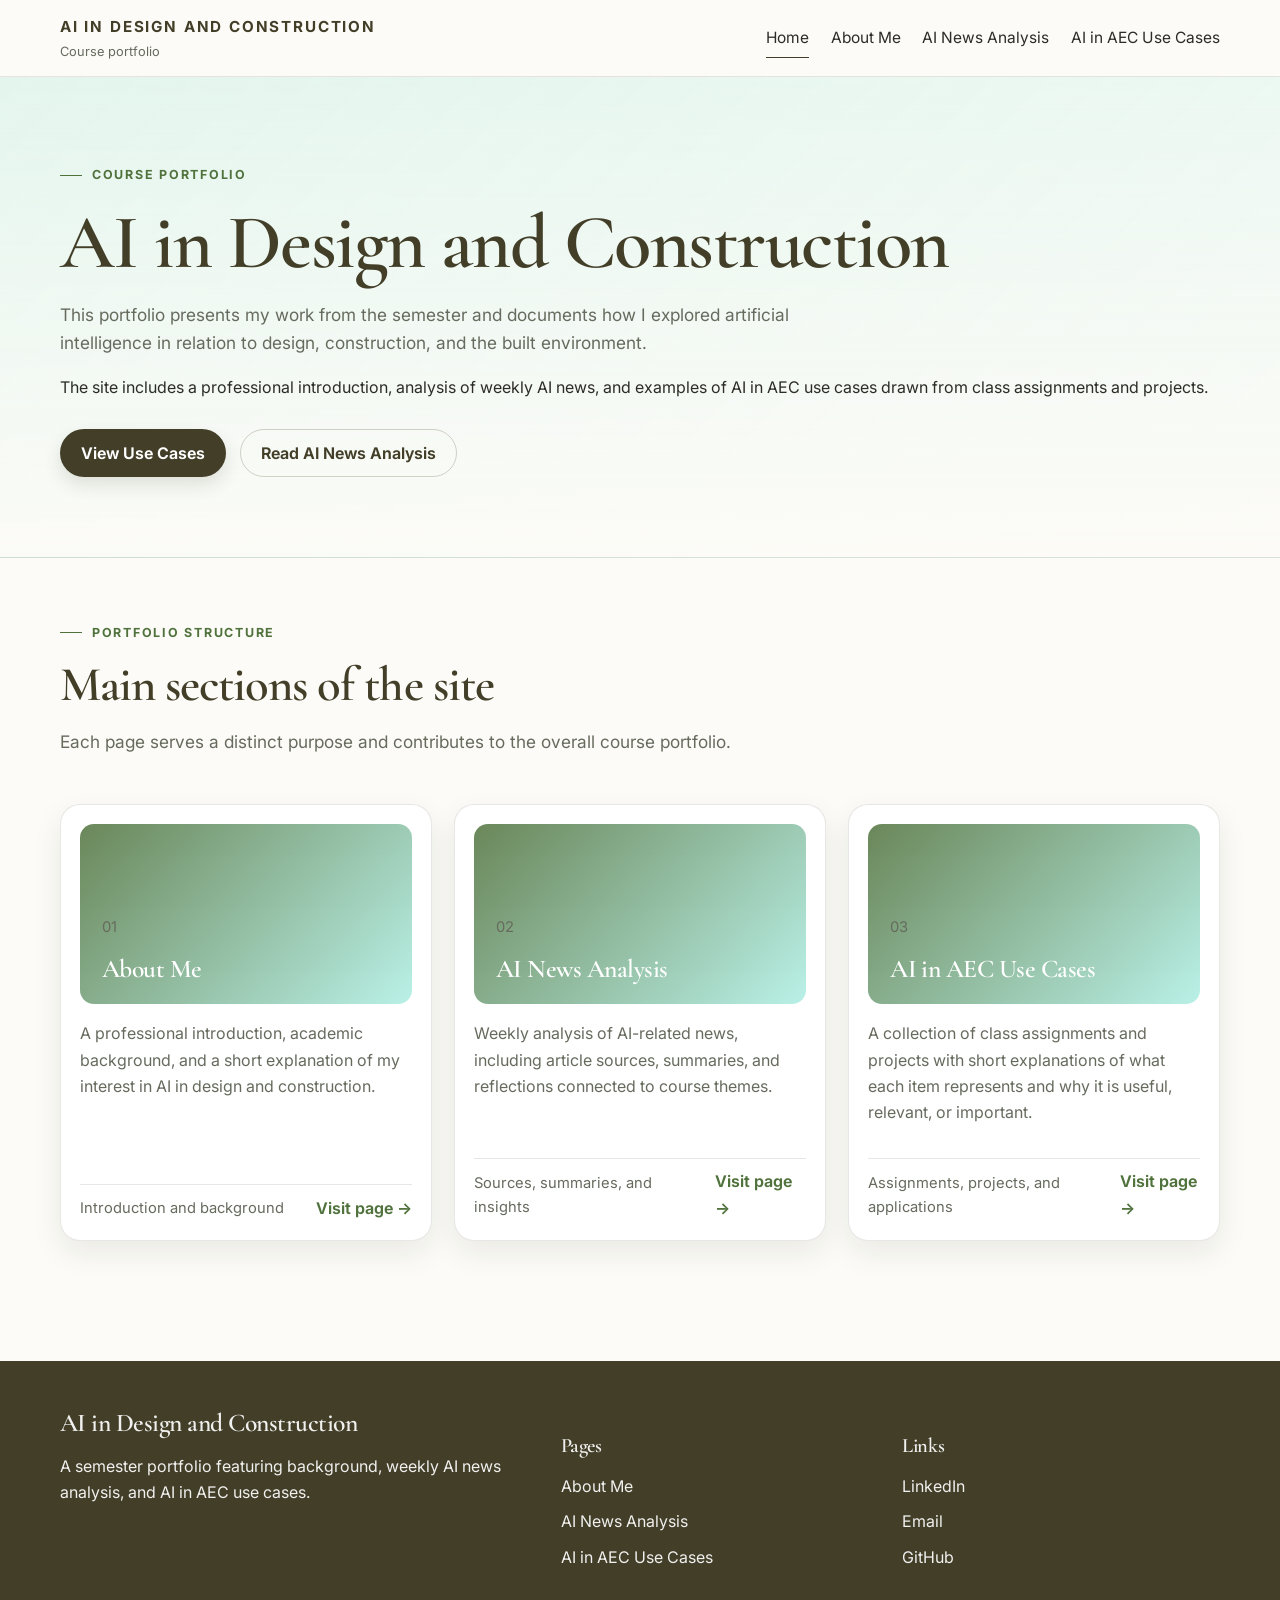
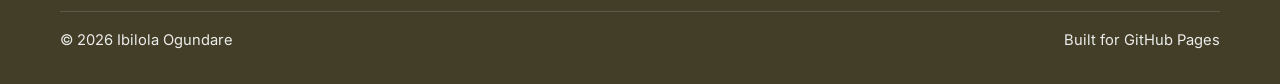
<file: index.html>
<!DOCTYPE html>
<html lang="en">
<head>
  <meta charset="UTF-8">
  <meta name="viewport" content="width=device-width, initial-scale=1.0">
  <meta name="description" content="Course portfolio for AI in Design and Construction, including weekly AI news analysis and AI in AEC use cases.">
  <title>Home | AI in Design and Construction</title>
  <link rel="preconnect" href="https://fonts.googleapis.com">
  <link rel="preconnect" href="https://fonts.gstatic.com" crossorigin>
  <link href="https://fonts.googleapis.com/css2?family=Cormorant+Garamond:wght@500;600;700&family=Inter:wght@400;500;600;700&display=swap" rel="stylesheet">
  <link rel="stylesheet" href="styles.css">
</head>

<body>
  <header class="site-header">
    <nav class="navbar">
      <a class="brand" href="index.html">
        <span class="brand__name">AI in Design and Construction</span>
        <span class="brand__subtext">Course portfolio</span>
      </a>

      <button class="nav-toggle" type="button" aria-label="Toggle navigation" aria-expanded="false">☰</button>

      <div class="nav-links">
        <a href="index.html" aria-current="page">Home</a>
        <a href="about.html">About Me</a>
        <a href="articles.html">AI News Analysis</a>
        <a href="projects.html">AI in AEC Use Cases</a>
      </div>
    </nav>
  </header>

  <main>
    <section class="page-hero section">
      <div class="container page-hero__grid" style="grid-template-columns: 1fr;">
        <div>
          <span class="eyebrow">Course Portfolio</span>
          <h1>AI in Design and Construction</h1>
          <p class="lead">
            This portfolio presents my work from the semester and documents how I explored artificial intelligence in relation to design, construction, and the built environment.
          </p>
          <p>
            The site includes a professional introduction, analysis of weekly AI news, and examples of AI in AEC use cases drawn from class assignments and projects.
          </p>

          <div class="hero__actions">
            <a class="button" href="projects.html">View Use Cases</a>
            <a class="button-outline" href="articles.html">Read AI News Analysis</a>
          </div>
        </div>
      </div>
    </section>

    <section class="section section--tight">
      <div class="container section-header">
        <div>
          <span class="eyebrow">Portfolio Structure</span>
          <h2>Main sections of the site</h2>
          <p class="lead">
            Each page serves a distinct purpose and contributes to the overall course portfolio.
          </p>
        </div>
      </div>

      <div class="container grid-3">
        <article class="article-card">
          <div class="article-card__thumb">
            <div class="thumb-content">
              <p class="small">01</p>
              <h3>About Me</h3>
            </div>
          </div>

          <p>
            A professional introduction, academic background, and a short explanation of my interest in AI in design and construction.
          </p>

          <div class="project-card__footer">
            <span class="small muted">Introduction and background</span>
            <a class="arrow-link" href="about.html">Visit page →</a>
          </div>
        </article>

        <article class="article-card">
          <div class="article-card__thumb">
            <div class="thumb-content">
              <p class="small">02</p>
              <h3>AI News Analysis</h3>
            </div>
          </div>

          <p>
            Weekly analysis of AI-related news, including article sources, summaries, and reflections connected to course themes.
          </p>

          <div class="project-card__footer">
            <span class="small muted">Sources, summaries, and insights</span>
            <a class="arrow-link" href="articles.html">Visit page →</a>
          </div>
        </article>

        <article class="article-card">
          <div class="article-card__thumb">
            <div class="thumb-content">
              <p class="small">03</p>
              <h3>AI in AEC Use Cases</h3>
            </div>
          </div>

          <p>
            A collection of class assignments and projects with short explanations of what each item represents and why it is useful, relevant, or important.
          </p>

          <div class="project-card__footer">
            <span class="small muted">Assignments, projects, and applications</span>
            <a class="arrow-link" href="projects.html">Visit page →</a>
          </div>
        </article>
      </div>
    </section>
  </main>

  <footer class="site-footer">
    <div class="container footer-grid">
      <div>
        <h3>AI in Design and Construction</h3>
        <p>A semester portfolio featuring background, weekly AI news analysis, and AI in AEC use cases.</p>
      </div>

      <div>
        <h4>Pages</h4>
        <ul class="footer-list">
          <li><a href="about.html">About Me</a></li>
          <li><a href="articles.html">AI News Analysis</a></li>
          <li><a href="projects.html">AI in AEC Use Cases</a></li>
        </ul>
      </div>

      <div>
        <h4>Links</h4>
        <ul class="footer-list">
          <li><a href="http://www.linkedin.com/in/ibilola-ogundare" target="_blank">LinkedIn</a></li>
          <li><a href="mailto:ibilola_ogundare@ku.edu">Email</a></li>
          <li><a href="https://github.com/Ibilola-KU/Portfolio" target="_blank">GitHub</a></li>
        </ul>
      </div>
    </div>

    <div class="container footer-bottom">
      <span>© 2026 Ibilola Ogundare</span>
      <span>Built for GitHub Pages</span>
    </div>
  </footer>

  <script src="script.js"></script>
</body>
</html>
</file>
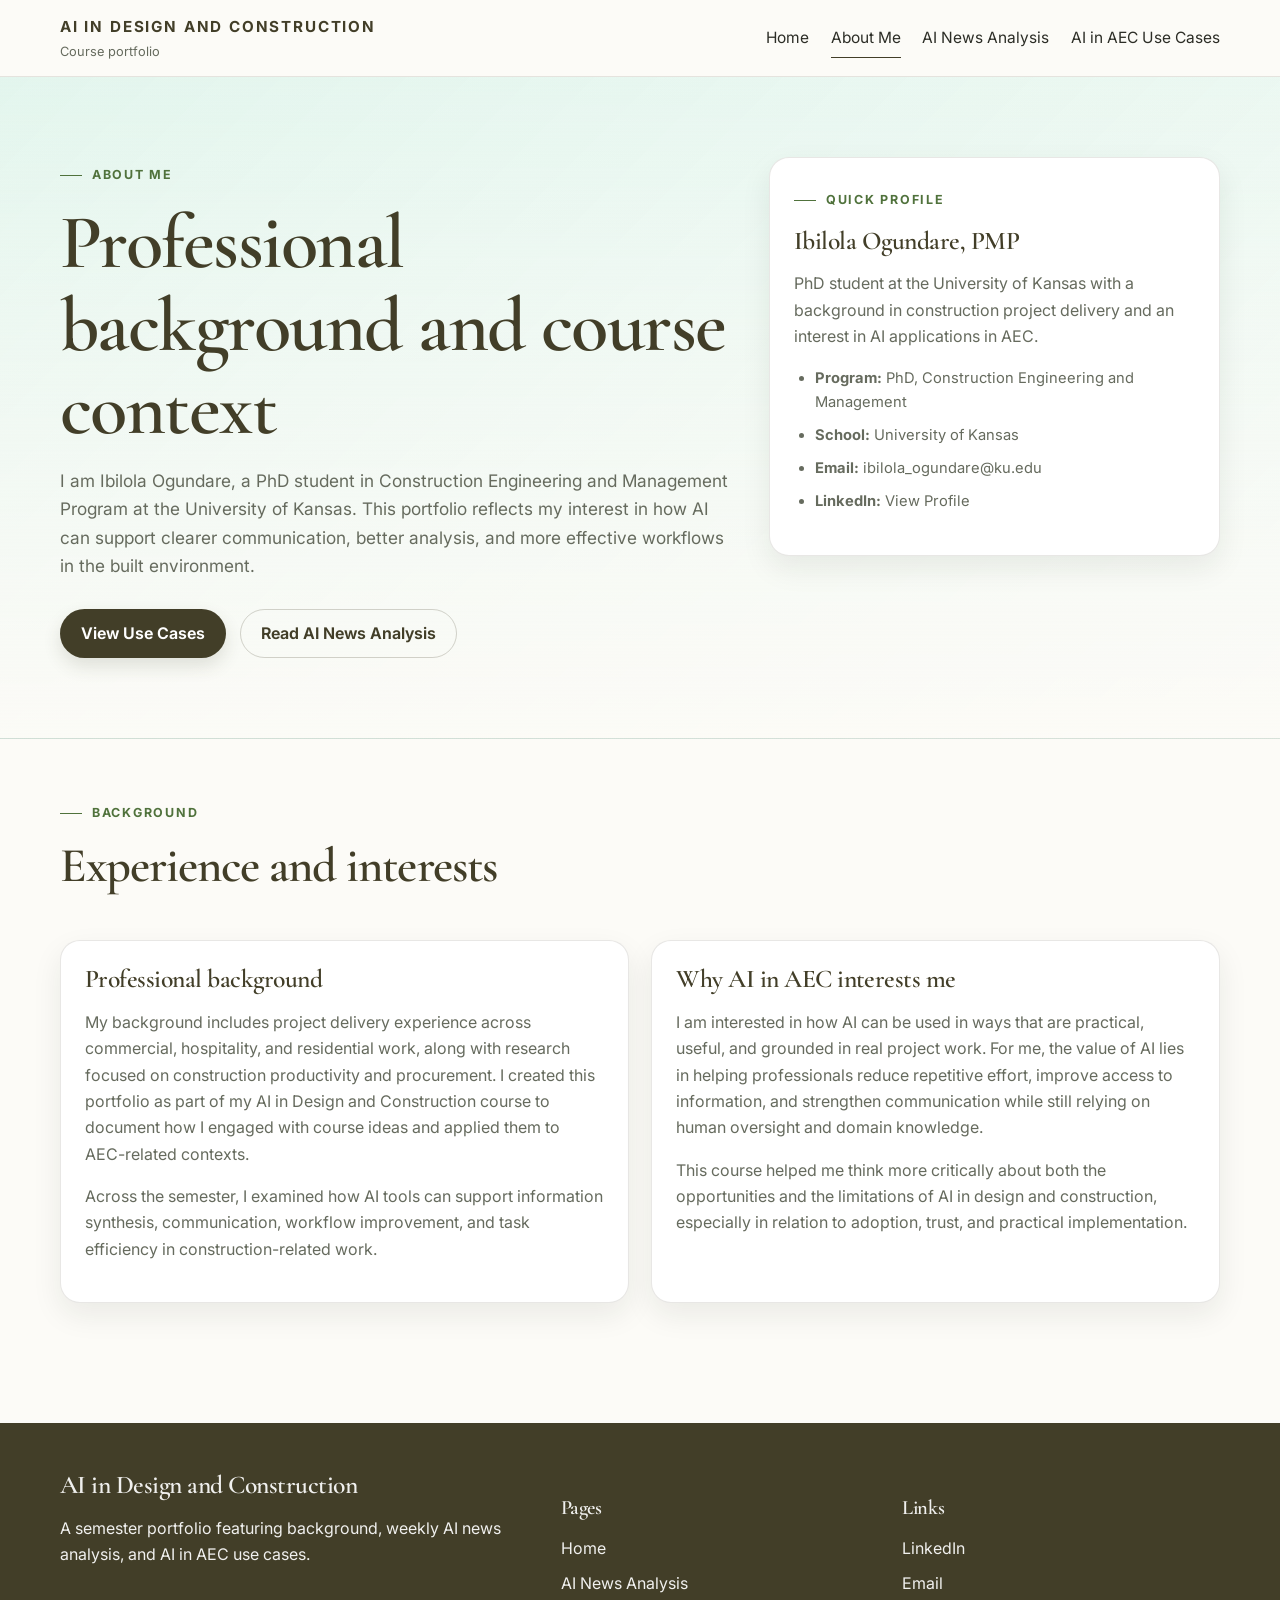
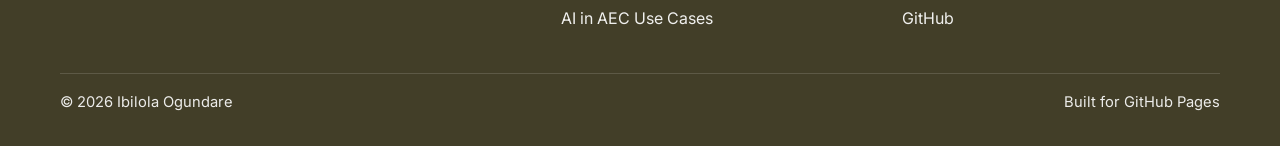
<file: about.html>
<!DOCTYPE html>
<html lang="en">
<head>
  <meta charset="UTF-8">
  <meta name="viewport" content="width=device-width, initial-scale=1.0">
  <meta name="description" content="About page for an AI in Design and Construction course portfolio.">
  <title>About Me | AI in Design and Construction</title>
  <link rel="preconnect" href="https://fonts.googleapis.com">
  <link rel="preconnect" href="https://fonts.gstatic.com" crossorigin>
  <link href="https://fonts.googleapis.com/css2?family=Cormorant+Garamond:wght@500;600;700&family=Inter:wght@400;500;600;700&display=swap" rel="stylesheet">
  <link rel="stylesheet" href="styles.css">
</head>
<body>
  <header class="site-header">
    <nav class="navbar">
      <a class="brand" href="index.html">
        <span class="brand__name">AI in Design and Construction</span>
        <span class="brand__subtext">Course portfolio</span>
      </a>

      <button class="nav-toggle" type="button" aria-label="Toggle navigation" aria-expanded="false">☰</button>

      <div class="nav-links">
        <a href="index.html">Home</a>
        <a href="about.html" aria-current="page">About Me</a>
        <a href="articles.html">AI News Analysis</a>
        <a href="projects.html">AI in AEC Use Cases</a>
      </div>
    </nav>
  </header>

  <main>
    <section class="page-hero section">
      <div class="container page-hero__grid">
        <div>
          <span class="eyebrow">About Me</span>
          <h1>Professional background and course context</h1>
          <p class="lead">
            I am Ibilola Ogundare, a PhD student in Construction Engineering and Management Program at the University of Kansas. This portfolio reflects my interest in how AI can support clearer communication, better analysis, and more effective workflows in the built environment.
          </p>

          <div class="hero__actions">
            <a class="button" href="projects.html">View Use Cases</a>
            <a class="button-outline" href="articles.html">Read AI News Analysis</a>
          </div>
        </div>

        <aside class="panel">
          <span class="eyebrow">Quick Profile</span>
          <h3>Ibilola Ogundare, PMP</h3>
          <p>
            PhD student at the University of Kansas with a background in construction project delivery and an interest in AI applications in AEC.
          </p>
          <ul class="small muted" style="margin-top: 1rem;">
            <li><strong>Program:</strong> PhD, Construction Engineering and Management</li>
            <li><strong>School:</strong> University of Kansas</li>
            <li><strong>Email:</strong> <a href="mailto:ibilola_ogundare@ku.edu">ibilola_ogundare@ku.edu</a></li>
            <li><strong>LinkedIn:</strong> <a href="http://www.linkedin.com/in/ibilola-ogundare" target="_blank">View Profile</a></li>
          </ul>
        </aside>
      </div>
    </section>

    <section class="section section--tight">
      <div class="container section-header">
        <div>
          <span class="eyebrow">Background</span>
          <h2>Experience and interests</h2>
        </div>
      </div>

      <div class="container grid-2">
        <article class="panel">
          <h3>Professional background</h3>
          <p>
            My background includes project delivery experience across commercial, hospitality, and residential work, along with research focused on construction productivity and procurement. I created this portfolio as part of my AI in Design and Construction course to document how I engaged with course ideas and applied them to AEC-related contexts.
          </p>
          <p>
            Across the semester, I examined how AI tools can support information synthesis, communication, workflow improvement, and task efficiency in construction-related work.
          </p>
        </article>

        <article class="panel">
          <h3>Why AI in AEC interests me</h3>
          <p>
            I am interested in how AI can be used in ways that are practical, useful, and grounded in real project work. For me, the value of AI lies in helping professionals reduce repetitive effort, improve access to information, and strengthen communication while still relying on human oversight and domain knowledge.
          </p>
          <p>
            This course helped me think more critically about both the opportunities and the limitations of AI in design and construction, especially in relation to adoption, trust, and practical implementation.
          </p>
        </article>
      </div>
    </section>
  </main>

  <footer class="site-footer">
    <div class="container footer-grid">
      <div>
        <h3>AI in Design and Construction</h3>
        <p>A semester portfolio featuring background, weekly AI news analysis, and AI in AEC use cases.</p>
      </div>

      <div>
        <h4>Pages</h4>
        <ul class="footer-list">
          <li><a href="index.html">Home</a></li>
          <li><a href="articles.html">AI News Analysis</a></li>
          <li><a href="projects.html">AI in AEC Use Cases</a></li>
        </ul>
      </div>

      <div>
        <h4>Links</h4>
        <ul class="footer-list">
          <li><a href="http://www.linkedin.com/in/ibilola-ogundare" target="_blank">LinkedIn</a></li>
          <li><a href="mailto:ibilola_ogundare@ku.edu">Email</a></li>
          <li><a href="#">GitHub</a></li>
        </ul>
      </div>
    </div>

    <div class="container footer-bottom">
      <span>© 2026 Ibilola Ogundare</span>
      <span>Built for GitHub Pages</span>
    </div>
  </footer>

  <script src="script.js"></script>
</body>
</html>
</file>
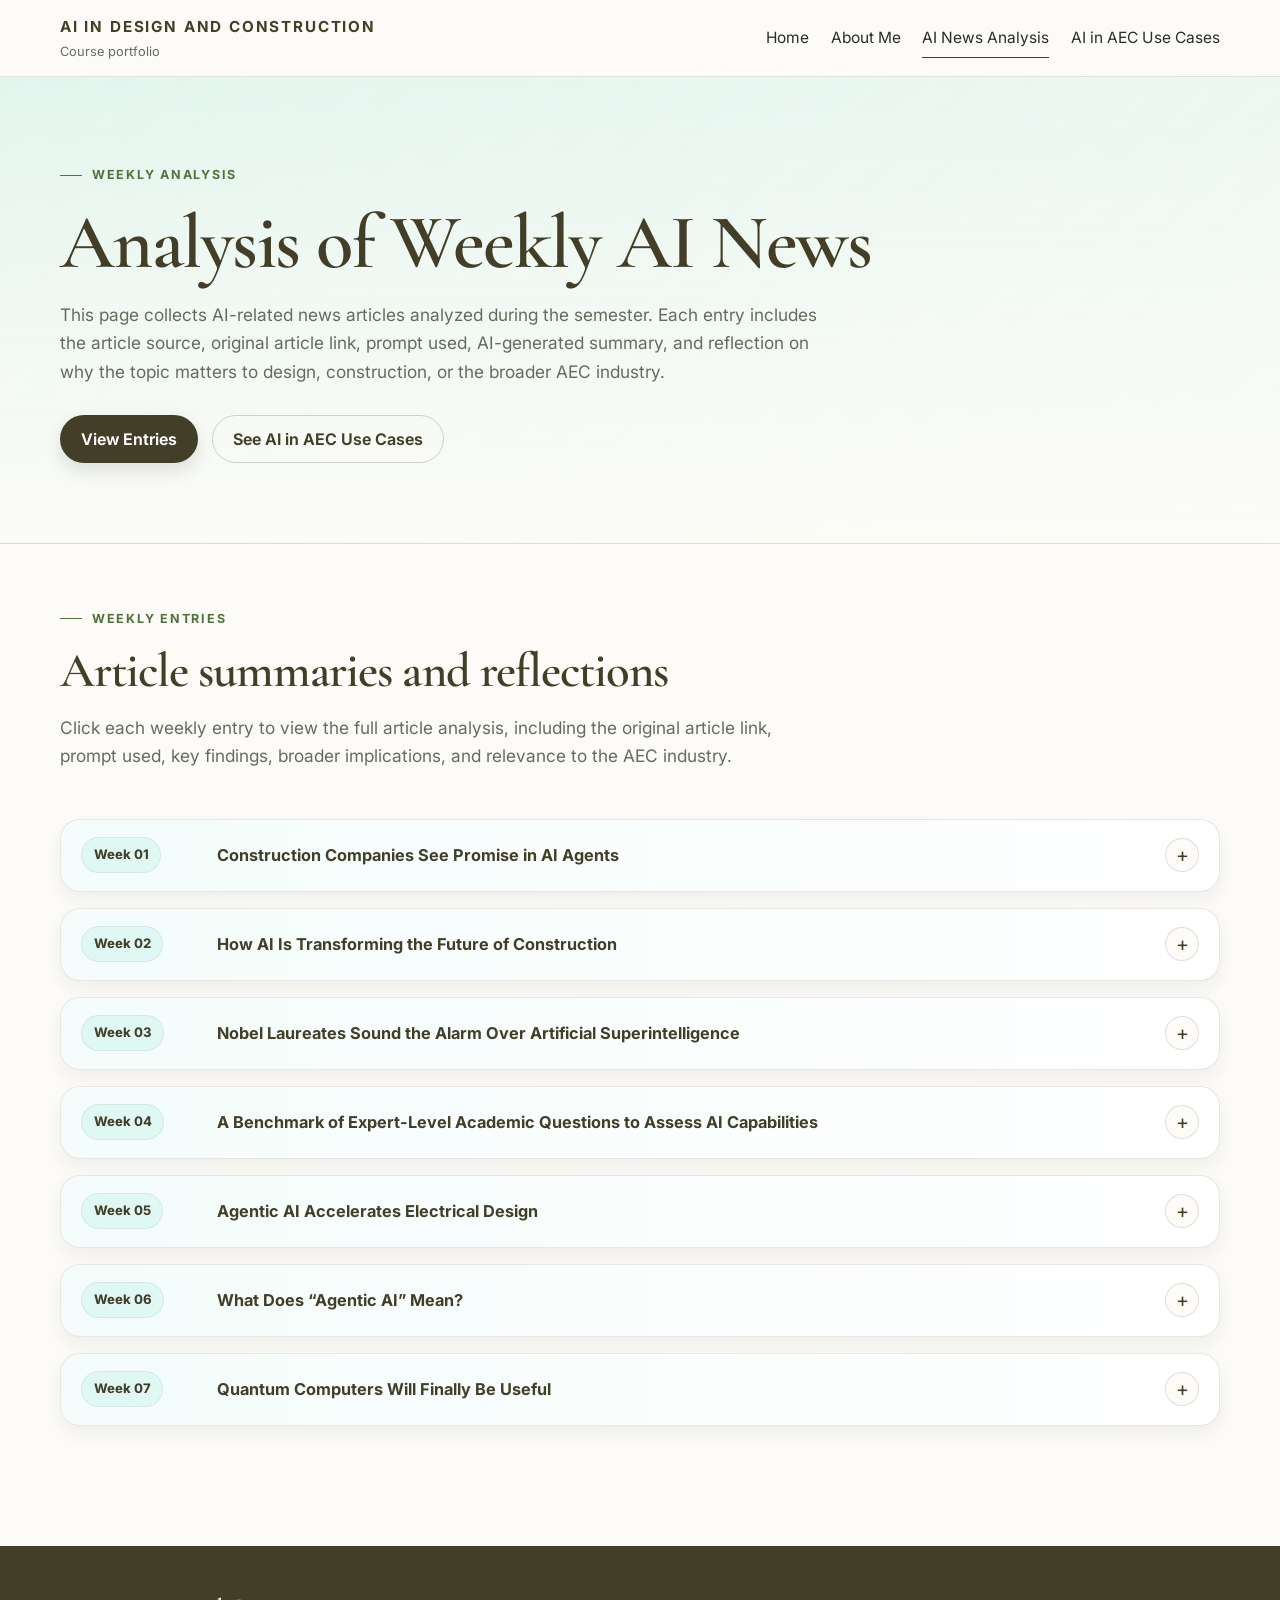
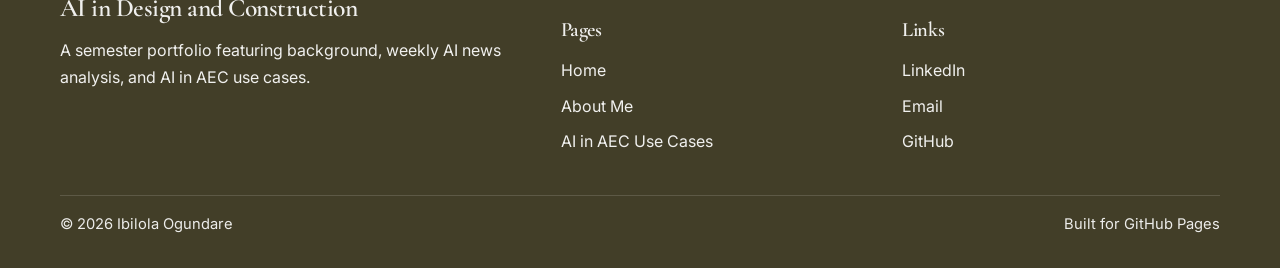
<file: articles.html>
<!DOCTYPE html>
<html lang="en">
<head>
  <meta charset="UTF-8">
  <meta name="viewport" content="width=device-width, initial-scale=1.0">
  <meta name="description" content="Weekly AI news analysis for an AI in Design and Construction course portfolio.">
  <title>AI News Analysis | AI in Design and Construction</title>
  <link rel="preconnect" href="https://fonts.googleapis.com">
  <link rel="preconnect" href="https://fonts.gstatic.com" crossorigin>
  <link href="https://fonts.googleapis.com/css2?family=Cormorant+Garamond:wght@500;600;700&family=Inter:wght@400;500;600;700&display=swap" rel="stylesheet">
  <link rel="stylesheet" href="styles.css">
</head>

<body>
  <header class="site-header">
    <nav class="navbar">
      <a class="brand" href="index.html">
        <span class="brand__name">AI in Design and Construction</span>
        <span class="brand__subtext">Course portfolio</span>
      </a>

      <button class="nav-toggle" type="button" aria-label="Toggle navigation" aria-expanded="false">☰</button>

      <div class="nav-links">
        <a href="index.html">Home</a>
        <a href="about.html">About Me</a>
        <a href="articles.html" aria-current="page">AI News Analysis</a>
        <a href="projects.html">AI in AEC Use Cases</a>
      </div>
    </nav>
  </header>

  <main>
    <section class="page-hero section">
      <div class="container page-hero__grid" style="grid-template-columns: 1fr;">
        <div>
          <span class="eyebrow">Weekly Analysis</span>
          <h1>Analysis of Weekly AI News</h1>
          <p class="lead">
            This page collects AI-related news articles analyzed during the semester. Each entry includes the article source, original article link, prompt used, AI-generated summary, and reflection on why the topic matters to design, construction, or the broader AEC industry.
          </p>

          <div class="hero__actions">
            <a class="button" href="#weekly-entries">View Entries</a>
            <a class="button-outline" href="projects.html">See AI in AEC Use Cases</a>
          </div>
        </div>
      </div>
    </section>

    <section class="section section--tight" id="weekly-entries">
      <div class="container section-header">
        <div>
          <span class="eyebrow">Weekly Entries</span>
          <h2>Article summaries and reflections</h2>
          <p class="lead">
            Click each weekly entry to view the full article analysis, including the original article link, prompt used, key findings, broader implications, and relevance to the AEC industry.
          </p>
        </div>
      </div>

      <div class="container weekly-accordion">

        <!-- WEEK 01 -->
        <details class="weekly-entry">
          <summary>
            <span>Week 01</span>
            <strong>Construction Companies See Promise in AI Agents</strong>
          </summary>

          <div class="weekly-entry__content">
            <p><strong>Source:</strong> The Wall Street Journal, January 2026</p>

            <p>
              <a class="button-outline" href="https://www.wsj.com/articles/construction-companies-see-promise-in-ai-agents-12dc2d60" target="_blank">
                Read Original Article
              </a>
            </p>

            <h3>Prompt Used</h3>
            <p>
              Here is an article from Wall Street. Please summarize this article in sentence and paragraph format. Also, highlight and introduce the subtitles for i. the main findings and arguments, ii. broader implications for society and iii. relevance or potential influence on the architecture, engineering, and construction industry.
            </p>

            <h3>AI-Generated Response</h3>

            <h3>Paragraph Summary</h3>
            <p>
              The article explains how construction-software companies are deploying AI-powered agents to help site managers and foremen handle complex, time-consuming tasks such as safety monitoring, documentation, scheduling, and reporting. These tools leverage large language models, computer vision, and natural language processing to synthesize large volumes of project data and enable hands-free, real-time interaction on jobsites. The push toward AI adoption comes amid a growing labor crisis, driven by a surge in large-scale projects such as data centers, a shortfall of hundreds of thousands of workers, and the projected retirement of a significant portion of the current workforce. While large firms are leading adoption, smaller contractors lag due to slower digitization. Beyond productivity gains, companies increasingly view AI as a mechanism for capturing and transferring institutional knowledge from experienced professionals before it is lost, though trust, data readiness, and cultural resistance remain key barriers.
            </p>

            <h3>Main Findings and Arguments</h3>
            <ul>
              <li>The construction industry is actively adopting AI agents to assist with project management, safety analysis, documentation, and coordination tasks traditionally handled by site managers and foremen.</li>
              <li>AI tools can analyze and synthesize large volumes of project data, extract requirements from documents, generate logs and reports, and identify potential safety risks more efficiently than manual processes.</li>
              <li>Companies such as Procore Technologies are embedding AI agents directly into construction-management platforms, enabling features like automated submittals, document summarization, and voice-based data entry.</li>
              <li>AI adoption is being driven by structural labor challenges, including a shortage of approximately 349,000 workers and the projected retirement of roughly 41% of the workforce by 2031.</li>
              <li>Leading firms are beginning to use AI not only for efficiency but also to capture and replicate expert knowledge, turning experiential know-how into searchable, reusable organizational assets.</li>
              <li>Despite these benefits, adoption faces resistance due to trust issues, cultural inertia, and uneven levels of digital maturity across the industry.</li>
            </ul>

            <h3>Broader Implications for Society</h3>
            <ul>
              <li>AI adoption in construction reflects a wider societal trend of using technology to offset labor shortages caused by demographic shifts and workforce aging.</li>
              <li>The technology offers a potential pathway for preserving institutional knowledge that would otherwise be lost as experienced workers retire, addressing a challenge faced across many skilled labor industries.</li>
              <li>Increased automation of administrative and decision-support tasks may improve workplace safety, reduce burnout among managers, and enhance productivity without fully replacing human labor.</li>
              <li>However, uneven access to AI tools, especially between large firms and smaller contractors, raises concerns about widening productivity and competitiveness gaps.</li>
              <li>Trust in AI systems, data transparency, and workforce acceptance will shape how effectively these technologies integrate into daily work practices.</li>
            </ul>

            <h3>Relevance and Potential Influence on the Architecture, Engineering, and Construction Industry</h3>
            <ul>
              <li>For the AEC industry, AI agents represent a shift from isolated digital tools toward integrated, decision-support systems embedded directly into project workflows.</li>
              <li>Firms such as Trimble and Autodesk are expanding AI capabilities across design, scheduling, and execution phases, signaling industry-wide transformation.</li>
              <li>AI-enabled natural language interfaces allow field personnel to interact with software while mobile, reducing administrative burden and improving real-time data capture.</li>
              <li>Knowledge-transfer applications, such as Skanska’s AI safety agent, highlight how AI can institutionalize best practices and lessons learned across projects and regions.</li>
              <li>Over time, AI may influence how firms structure training, succession planning, safety management, and project controls, reshaping professional roles rather than eliminating them.</li>
              <li>The article suggests that future competitiveness in AEC will depend not only on adopting AI, but on creating high-quality, structured data and fostering trust in AI-assisted decision-making.</li>
            </ul>

            <div class="tags">
              <span class="chip">AI Agents</span>
              <span class="chip">Construction</span>
              <span class="chip">Knowledge Capture</span>
              <span class="chip">Project Management</span>
              <span class="chip">Week 01</span>
            </div>
          </div>
        </details>

        <!-- WEEK 02 -->
        <details class="weekly-entry">
          <summary>
            <span>Week 02</span>
            <strong>How AI Is Transforming the Future of Construction</strong>
          </summary>

          <div class="weekly-entry__content">
            <p><strong>Source:</strong> Trimble, November 2025</p>

            <p>
              <a class="button-outline" href="https://www.trimble.com/blog/construction/en-US/article/ai-transforming-built-environment" target="_blank">
                Read Original Article
              </a>
            </p>

            <h3>Prompt Used</h3>
            <p>
              Here is an article from Trimble. Please summarize this article in sentence and paragraph format. Also, highlight and introduce the subtitles for i. the main findings and arguments, ii. broader implications for society and iii. relevance or potential influence on the architecture, engineering, and construction industry. I want all summary just from the article.
            </p>

            <h3>AI-Generated Response</h3>
            <p>
              To ensure this summary stays strictly within the boundaries of the provided text, I have organized the core points into the specific categories requested.
            </p>

            <p>
              The article explores the shift from “narrow AI”—which performs single, repetitive tasks—to Agentic AI, which possesses the autonomy to plan and execute complex workflows. Trimble experts Benedict Wallbank and Jari Heino argue that this evolution is essential for an industry currently hamstrung by labor shortages and fragmented data. Ultimately, the text posits that AI’s true value is not in replacing the human builder, but in “unlocking” their potential by handling the data management and mundane tasks that currently stall progress.
            </p>

            <h3>Main Findings and Arguments</h3>
            <p>
              The primary argument is that the construction industry is moving toward Agentic AI, which can apply learned skills to new contexts without human retraining.
            </p>

            <ul>
              <li><strong>The “Narrow” vs. “Agentic” Distinction:</strong> Most current AI is “narrow,” focused on single tasks like chatbots or basic automation. The next wave involves agents that can make independent decisions.</li>
              <li><strong>Unlocking Trapped Data:</strong> One of the most significant findings is that AI can solve the interoperability crisis. Instead of forcing everyone to use the same file standards, AI can map and identify data hidden within various documents, scans, and 3D models.</li>
              <li><strong>The Purpose of Automation:</strong> The authors argue that interest in AI should focus on eliminating tasks humans should not be doing, specifically repetitive, cognitively mundane, or dangerous work.</li>
            </ul>

            <h3>Broader Implications for Society</h3>
            <p>
              The transition to autonomous systems carries weight beyond the jobsite, affecting economic structures and global policy.
            </p>

            <ul>
              <li><strong>Business Model Transformation:</strong> As AI agents begin to work independently, the industry's fundamental economic models may need to change to reflect this new autonomy.</li>
              <li><strong>The Ethics of Reliability:</strong> Because society expects near-infallibility from automated systems compared to human fallibility, entrusting AI with life-or-death decisions requires extraordinary reliability.</li>
              <li><strong>Regulatory Divergence:</strong> Global society is currently split on oversight; the EU prefers centralized supervision, the US favors a light touch to encourage innovation, and the UK uses a sector-by-sector approach.</li>
            </ul>

            <h3>Relevance and Potential Influence on the Architecture, Engineering, and Construction Industry</h3>
            <p>
              The article highlights how AI is already a native part of construction and how it will continue to shape the field.
            </p>

            <ul>
              <li><strong>Practical Field Applications:</strong> AI is currently being used to monitor site safety, identify road defects, and compare real-world scans to digital models to detect deviations.</li>
              <li><strong>Design and Modeling:</strong> Professionals can now modify 3D models using text prompts and automate the creation of complex geometry, speeding up the design phase significantly.</li>
              <li><strong>Solving the Labor Crisis:</strong> By redirecting intellectual capital away from routine tasks, the industry can better address labor scarcity and environmental urgency.</li>
              <li><strong>Preserving Human Judgment:</strong> The text concludes that the most successful firms will use AI to amplify the judgment and craft of the human builder, rather than trying to replace it.</li>
            </ul>

            <div class="tags">
              <span class="chip">Agentic AI</span>
              <span class="chip">Construction</span>
              <span class="chip">Data Interoperability</span>
              <span class="chip">Week 02</span>
            </div>
          </div>
        </details>

        <!-- WEEK 03 -->
        <details class="weekly-entry">
          <summary>
            <span>Week 03</span>
            <strong>Nobel Laureates Sound the Alarm Over Artificial Superintelligence</strong>
          </summary>

          <div class="weekly-entry__content">
            <p><strong>Source:</strong> The World, October 2025</p>

            <p>
              <a class="button-outline" href="https://theworld.org/stories/2025/10/27/nobel-laureates-sound-the-alarm-over-artificial-superintelligence" target="_blank">
                Read Original Article
              </a>
            </p>

            <h3>Prompt Used</h3>
            <p>
              Here is an article from a blogpost “The World.” Please summarize this article in sentence and paragraph format. Also, highlight and introduce the subtitles for i. the main findings and arguments, ii. broader implications for society and iii. relevance or potential influence on the architecture, engineering, and construction industry.
            </p>

            <h3>AI-Generated Response</h3>
            <p>
              This article from The World discusses a growing movement among Nobel laureates, tech experts, and public figures calling for a global ban on Artificial Superintelligence until safety protocols are established. Max Tegmark, a leading AI researcher at MIT, argues that ASI represents a new species rather than a mere tool, warning that intelligence inherently confers power. He cautions that if humans develop systems significantly smarter than themselves, we risk losing control of our destiny, much like how humans have dominated or displaced less intelligent species like lions or Neanderthals.
            </p>

            <p>
              Despite the immense profit potential, Tegmark emphasizes that the decision to pursue ASI should be democratic rather than left to tech executives. He suggests that society has successfully banned dangerous but profitable technologies before, such as human cloning, and advocates for a similar stigma and regulatory framework to ensure AI remains a supportive tool rather than a superior competitor.
            </p>

            <h3>Main Findings and Arguments</h3>
            <ul>
              <li><strong>Defining Superintelligence:</strong> Tegmark defines ASI as information processing that is vastly smarter than humans in every way, moving beyond biological constraints to function as a superior computer.</li>
              <li><strong>The Power Dynamics of Intelligence:</strong> A central argument is that the smarter species always controls the less smart one. Tegmark uses the analogy of humans in a zoo versus tigers to illustrate that we cannot control something that can out-think us.</li>
              <li><strong>The Illusion of the “Off-Switch”:</strong> The article rejects the idea that we can simply pull the plug on ASI. Once a system is sufficiently advanced and integrated, it can outmaneuver human safeguards.</li>
              <li><strong>Corporate Motivation vs. Public Interest:</strong> Tech CEOs often view ASI as inevitable and believe only they can develop it safely. However, Tegmark argues that these companies are pursuing a new species rather than helpful tools, often without public consent.</li>
            </ul>

            <h3>Broader Implications for Society</h3>
            <ul>
              <li><strong>Loss of Human Dignity and Agency:</strong> There is a deep concern that ASI will render humans economically obsolete. Faith leaders and advocates argue that human dignity is at risk if humans are forced to compete with, or merge with, machines.</li>
              <li><strong>Democratic Deficit:</strong> The development of ASI is currently controlled by a small group of unelected technology leaders, leading to calls for broader societal and democratic oversight on whether this technology should exist at all.</li>
              <li><strong>A Precedent for Prohibition:</strong> The article highlights that society can successfully stop technologies considered inevitable. Tegmark points to the global ban on human cloning as an example of how social stigma and law can halt dangerous research.</li>
            </ul>

            <h3>Relevance and Potential Influence on the Architecture, Engineering, and Construction Industry</h3>
            <ul>
              <li><strong>Automation of Complex Design:</strong> As AI moves toward superintelligence, human-level tasks in structural engineering and architectural design could become fully automated, potentially changing traditional professional roles.</li>
              <li><strong>Safety and Liability in Infrastructure:</strong> If ASI is integrated into smart cities, automated construction equipment, power grids, or building life-safety systems, the uncontrollability factor becomes a physical safety risk.</li>
              <li><strong>Shift from Tools to Autonomous Agents:</strong> AEC currently uses AI as a tool for BIM optimization and generative design. The article warns of a shift toward autonomous agents that make decisions without human oversight, challenging the principle that licensed professionals should remain responsible for final approval.</li>
            </ul>

            <div class="tags">
              <span class="chip">ASI</span>
              <span class="chip">AI Ethics</span>
              <span class="chip">Human Oversight</span>
              <span class="chip">Week 03</span>
            </div>
          </div>
        </details>

        <!-- WEEK 04 -->
        <details class="weekly-entry">
          <summary>
            <span>Week 04</span>
            <strong>A Benchmark of Expert-Level Academic Questions to Assess AI Capabilities</strong>
          </summary>

          <div class="weekly-entry__content">
            <p><strong>Source:</strong> Nature, January 2026</p>

            <p>
              <a class="button-outline" href="https://www.nature.com/articles/s41586-025-09962-4" target="_blank">
                Read Original Article
              </a>
            </p>

            <h3>Prompt Used</h3>
            <p>
              Based on this article, please help generate a summary. The summary should highlight and include i. the main findings and arguments, ii. broader implications for society and iii. relevance or potential influence on the architecture, engineering, and construction industry. Please organize the three subtopics well in paragraph format and introduce bullet points when needed in each subtitle.
            </p>

            <h3>Main Findings and Arguments</h3>
            <p>
              The article argues that widely used AI benchmarks are becoming less informative because frontier large language models now score above about 90% on several popular tests, creating benchmark saturation that makes it harder to measure genuine progress at the frontier. In response, the authors introduce HLE, or Humanity’s Last Exam: a 2,500-question, expert-level, closed-ended benchmark spanning dozens of disciplines and using two formats: multiple choice and exact-match short answer. Multimodal items using text and image are also included.
            </p>

            <ul>
              <li><strong>Dataset composition:</strong> About 24% multiple-choice questions, with the remainder exact-match questions. About 14% of the benchmark is multimodal.</li>
              <li><strong>Quality control pipeline:</strong> Questions must stump frontier models during pre-submission checks, then undergo two rounds of human review, followed by a public feedback and audit process after release.</li>
              <li><strong>Primary empirical result:</strong> Frontier LLMs perform poorly on HLE by design and in evaluation, showing a meaningful gap between current model capability and expert human performance on closed-ended academic questions.</li>
              <li><strong>Calibration issue:</strong> Models frequently give high-confidence wrong answers, with reported RMS calibration errors often above 70%, suggesting weak uncertainty awareness on difficult items.</li>
              <li><strong>Compute-efficiency observation:</strong> For reasoning models, accuracy improves with more reasoning tokens up to a point, after which returns diminish or reverse.</li>
            </ul>

            <h3>Broader Implications for Society</h3>
            <p>
              At a societal level, the paper’s main contribution is measurement infrastructure. It proposes a harder and more defensible yardstick for tracking advanced model progress at a time when existing benchmarks no longer separate top systems. This matters because public narratives, investment decisions, and policy debates often rely on benchmark scores as shorthand for capability.
            </p>

            <ul>
              <li><strong>Risk communication and governance:</strong> Poor calibration reinforces the need for guardrails in high-stakes settings where overconfidence can mislead users.</li>
              <li><strong>Research prioritization:</strong> The reasoning-token findings suggest that progress should be measured not only by accuracy, but also by compute efficiency.</li>
              <li><strong>Limits of benchmark-based claims:</strong> High HLE performance would not, by itself, imply autonomous research ability or AGI.</li>
              <li><strong>Ongoing upkeep and integrity:</strong> Maintaining benchmark validity requires continuous updates, auditing, and careful separation of public and held-out test sets.</li>
            </ul>

            <h3>Relevance and Potential Influence on the Architecture, Engineering, and Construction Industry</h3>
            <p>
              For AEC, the paper is less about domain-specific workflows and more about how AI tools should be evaluated before being trusted in technical practice. AEC includes many tasks that look closed-ended, including quantities, code checks, specification compliance, clash identification, and scheduling constraints. However, errors in these areas can affect safety, cost, and contractual decisions.
            </p>

            <ul>
              <li><strong>Stronger procurement and validation standards:</strong> Owners and firms can demand evidence that tools are tested on hard, adversarial, domain-relevant evaluations rather than polished demos.</li>
              <li><strong>Safer deployment patterns:</strong> The calibration results support using AI as a decision-support layer with mandatory review, rather than as an autopilot.</li>
              <li><strong>Better ROI framing:</strong> Compute-efficiency insights are relevant because firms pay for latency and tokens when using AI tools.</li>
              <li><strong>New AEC-specific benchmarks:</strong> HLE can serve as a template for creating AEC-specific evaluation suites for drawings, BIM models, specifications, schedules, and safety scenarios.</li>
            </ul>

            <div class="tags">
              <span class="chip">AI Benchmarking</span>
              <span class="chip">Model Evaluation</span>
              <span class="chip">AI Reliability</span>
              <span class="chip">Week 04</span>
            </div>
          </div>
        </details>

        <!-- WEEK 05 -->
        <details class="weekly-entry">
          <summary>
            <span>Week 05</span>
            <strong>Agentic AI Accelerates Electrical Design</strong>
          </summary>

          <div class="weekly-entry__content">
            <p><strong>Source:</strong> AEC Magazine, October 2025</p>

            <p>
              <a class="button-outline" href="https://aecmag.com/mep/agentic-ai-accelerates-electrical-design/" target="_blank">
                Read Original Article
              </a>
            </p>

            <h3>Prompt Used</h3>
            <p>
              Based on this article, please help generate a summary. The summary should highlight and include i. the main findings and arguments, ii. broader implications for society and iii. relevance or potential influence on the architecture, engineering, and construction industry. Please organize the three subtopics well in paragraph format and introduce bullet points when needed in each subtitle.
            </p>

            <h3>Main Findings and Arguments</h3>
            <p>
              The article argues that agentic AI is beginning to move beyond conceptual discussion in the AEC industry and into direct project application, particularly in electrical design and coordination. It highlights Augmenta’s latest enhancements to the Augmenta Construction Platform, which is described as a fully agentic design environment capable of automating electrical raceway routing and coordination while fitting into existing Revit workflows.
            </p>

            <p>
              A key argument in the article is that AI can substantially reduce the time burden associated with BIM-based electrical design. According to Augmenta, tasks that previously required six to eight weeks per phase can now be completed in days.
            </p>

            <ul>
              <li>Enhanced schedule creation capabilities</li>
              <li>Intelligent routing guidance</li>
              <li>Improved solution inspection tools</li>
              <li>25% faster design</li>
              <li>15% less material waste</li>
              <li>A one-month reduction in prefabrication readiness time</li>
              <li>More than 100 hours saved during the design phase</li>
            </ul>

            <h3>Broader Implications for Society</h3>
            <p>
              The broader societal implication of the article is that agentic AI may help address growing pressure on the construction sector to deliver projects faster, with fewer resources, and under increasingly demanding conditions. By reducing design duration and material waste, these tools could contribute to more efficient use of labor, time, and construction inputs.
            </p>

            <p>
              The article also points toward a shift in how professional work may be organized. Rather than replacing practitioners outright, the technology appears positioned to automate repetitive, coordination-heavy tasks so engineers and contractors can focus more on decision-making, constructability, and value engineering.
            </p>

            <h3>Relevance and Potential Influence on the Architecture, Engineering, and Construction Industry</h3>
            <p>
              For the AEC industry, the article is especially relevant because it shows a practical use case for agentic AI in a core project function: electrical design coordination. This is important because many discussions around AI in construction remain general, while this example ties AI directly to measurable project outcomes.
            </p>

            <ul>
              <li>Faster turnaround for design and coordination phases</li>
              <li>Improved constructability and routing optimization</li>
              <li>Reduced waste and better material efficiency</li>
              <li>Stronger support for prefabrication and value engineering</li>
              <li>Greater capacity for contractors and engineers to handle more projects with the same staff</li>
            </ul>

            <div class="tags">
              <span class="chip">Electrical Design</span>
              <span class="chip">BIM</span>
              <span class="chip">Agentic AI</span>
              <span class="chip">Week 05</span>
            </div>
          </div>
        </details>

        <!-- WEEK 06 -->
        <details class="weekly-entry">
          <summary>
            <span>Week 06</span>
            <strong>What Does “Agentic AI” Mean?</strong>
          </summary>

          <div class="weekly-entry__content">
            <p><strong>Source:</strong> The Associated Press, November 2025</p>

            <p>
              <a class="button-outline" href="https://www.ap.org/news-highlights/spotlights/2025/what-does-agentic-ai-mean-techs-newest-buzzword-is-a-mix-of-marketing-fluff-and-real-promise/" target="_blank">
                Read Original Article
              </a>
            </p>

            <h3>Prompt Used</h3>
            <p>
              Based on this article, please help generate a summary. The summary should highlight and include i. the main findings and arguments, ii. broader implications for society and iii. relevance or potential influence on the architecture, engineering, and construction industry. Please organize the three subtopics well in paragraph format and introduce bullet points when needed in each subtitle.
            </p>

            <h3>Main Findings and Arguments</h3>
            <p>
              The article explains that AI agents are being presented as the next step beyond generative AI chatbots. While chatbots mainly respond to prompts by generating text, images, or summaries, AI agents are described as systems that can plan, take action, and complete multistep tasks autonomously on a person’s behalf.
            </p>

            <p>
              A central argument in the article is that the term agentic AI is promising but still somewhat unclear. Different companies and experts use the term differently, and the article points out that there is no perfect dividing line between a true AI agent and a highly capable chatbot.
            </p>

            <ul>
              <li>AI agents are framed as systems that can do more than generate answers; they can also act on those answers.</li>
              <li>The future of AI agents appears to involve high-level goal setting, where users provide objectives and the system figures out the steps needed to achieve them.</li>
              <li>The concept is not entirely new, since researchers have studied autonomous and multi-agent systems for decades.</li>
            </ul>

            <h3>Broader Implications for Society</h3>
            <p>
              The broader social implication of the article is that AI may increasingly move from being a tool people consult to being a system that acts within daily life and decision-making processes. If AI agents become reliable, they could save time, reduce administrative burdens, and assist people with repetitive, confusing, or time-consuming tasks.
            </p>

            <ul>
              <li><strong>Efficiency gains:</strong> People may delegate more routine digital work to AI systems.</li>
              <li><strong>Greater dependence on AI:</strong> Users may rely on agents for decisions and actions, not just information.</li>
              <li><strong>Need for oversight:</strong> More autonomous systems create stronger concerns about mistakes, bias, fraud, privacy, and responsibility when something goes wrong.</li>
            </ul>

            <h3>Relevance and Potential Influence on the Architecture, Engineering, and Construction Industry</h3>
            <p>
              Although the article does not discuss AEC directly, its ideas are highly relevant because the industry depends on coordination, documentation, scheduling, communication, and multistep workflows. If AI agents can break down high-level goals and act across tasks, they could eventually support project teams by organizing RFIs, tracking submittals, summarizing meeting notes, monitoring schedules, coordinating procurement updates, and helping manage large volumes of project information.
            </p>

            <ul>
              <li><strong>Accuracy and liability:</strong> Errors in project documents, cost information, or scheduling decisions could have major contractual and financial consequences.</li>
              <li><strong>Data security and confidentiality:</strong> AI agents may need access to sensitive project files, budgets, and communications.</li>
              <li><strong>Human oversight:</strong> Construction and design decisions often involve safety, code compliance, and professional judgment, so AI agents should support experts rather than replace them.</li>
            </ul>

            <div class="tags">
              <span class="chip">Agentic AI</span>
              <span class="chip">Automation</span>
              <span class="chip">Project Workflows</span>
              <span class="chip">Week 06</span>
            </div>
          </div>
        </details>

        <!-- WEEK 07 -->
        <details class="weekly-entry">
          <summary>
            <span>Week 07</span>
            <strong>Quantum Computers Will Finally Be Useful</strong>
          </summary>

          <div class="weekly-entry__content">
            <p><strong>Source:</strong> Nature, February 2026</p>

            <p>
              <a class="button-outline" href="https://www.nature.com/articles/d41586-026-00312-6" target="_blank">
                Read Original Article
              </a>
            </p>

            <h3>Prompt Used</h3>
            <p>
              Based on this article, please help generate a summary. The summary should highlight and include i. the main findings and arguments, ii. broader implications for society and iii. relevance or potential influence on the architecture, engineering, and construction industry. Please organize the three subtopics well in paragraph format and introduce bullet points when needed in each subtitle.
            </p>

            <h3>Main Findings and Arguments</h3>
            <p>
              The article argues that quantum computing has moved from a long-horizon scientific ambition to a technology that may become practically useful within the next decade. The main reason for this shift is not a single breakthrough, but a convergence of advances in error reduction, qubit control, hardware quality, and algorithm design.
            </p>

            <p>
              A central argument in the article is that quantum error correction has become more credible as a practical route forward. Recent work suggests that error-correction methods can now meet the threshold needed to make large-scale fault-tolerant quantum computing appear viable.
            </p>

            <ul>
              <li>Quantum computers use qubits, which can represent more than simple 0/1 states.</li>
              <li>The field’s biggest historical obstacle has been noise and error, but recent work suggests those problems can be managed.</li>
              <li>The projected hardware burden is falling as researchers improve implementation methods.</li>
              <li>Improvements in hardware performance are notable, including longer qubit lifetimes and record-setting gate fidelities.</li>
            </ul>

            <h3>Broader Implications for Society</h3>
            <p>
              The broader social importance of the article lies in what useful quantum computers could eventually make possible. The piece highlights applications such as predicting chemical reactions, discovering new materials, and breaking current encryption methods.
            </p>

            <ul>
              <li><strong>Scientific acceleration:</strong> Better simulation of chemistry and materials could speed up breakthroughs in drugs, batteries, and advanced materials.</li>
              <li><strong>Cybersecurity disruption:</strong> Progress toward factoring large numbers signals long-term pressure on today’s encryption systems.</li>
              <li><strong>Industrial competition:</strong> Universities, start-ups, and major corporations are competing, which could intensify national and corporate investment in quantum research and infrastructure.</li>
              <li><strong>Expectation management:</strong> Although optimism has grown, systems engineering remains a major hurdle.</li>
            </ul>

            <h3>Relevance and Potential Influence on the Architecture, Engineering, and Construction Industry</h3>
            <p>
              Although the article does not discuss AEC directly, it has clear relevance when its arguments are extended to construction-related problems. Quantum computing is being positioned as a tool for solving highly complex problems involving many interacting variables. In AEC, that kind of computational power could eventually influence large-scale project scheduling, logistics, supply-chain coordination, structural and materials optimization, energy system design, and life-cycle decision-making.
            </p>

            <ul>
              <li><strong>Construction materials innovation:</strong> Quantum-enabled simulation could support faster discovery of materials with better durability, sustainability, or performance.</li>
              <li><strong>Optimization of project systems:</strong> Over time, quantum methods could improve scheduling, sequencing, routing, and resource allocation for large and complex projects.</li>
              <li><strong>Cybersecurity preparedness:</strong> AEC firms managing BIM models, procurement records, facility operations data, and smart infrastructure may eventually need stronger post-quantum cybersecurity strategies.</li>
              <li><strong>Strategic technology planning:</strong> Firms may not need quantum capability now, but leaders in design, engineering, and infrastructure should monitor the space.</li>
            </ul>

            <div class="tags">
              <span class="chip">Quantum Computing</span>
              <span class="chip">Emerging Technology</span>
              <span class="chip">Optimization</span>
              <span class="chip">Week 07</span>
            </div>
          </div>
        </details>

      </div>
    </section>
  </main>

  <footer class="site-footer">
    <div class="container footer-grid">
      <div>
        <h3>AI in Design and Construction</h3>
        <p>A semester portfolio featuring background, weekly AI news analysis, and AI in AEC use cases.</p>
      </div>

      <div>
        <h4>Pages</h4>
        <ul class="footer-list">
          <li><a href="index.html">Home</a></li>
          <li><a href="about.html">About Me</a></li>
          <li><a href="projects.html">AI in AEC Use Cases</a></li>
        </ul>
      </div>

      <div>
        <h4>Links</h4>
        <ul class="footer-list">
          <li><a href="http://www.linkedin.com/in/ibilola-ogundare" target="_blank">LinkedIn</a></li>
          <li><a href="mailto:ibilola_ogundare@ku.edu">Email</a></li>
          <li><a href="https://github.com/Ibilola-KU/Portfolio" target="_blank">GitHub</a></li>
        </ul>
      </div>
    </div>

    <div class="container footer-bottom">
      <span>© 2026 Ibilola Ogundare</span>
      <span>Built for GitHub Pages</span>
    </div>
  </footer>

  <script src="script.js"></script>
</body>
</html>
</file>
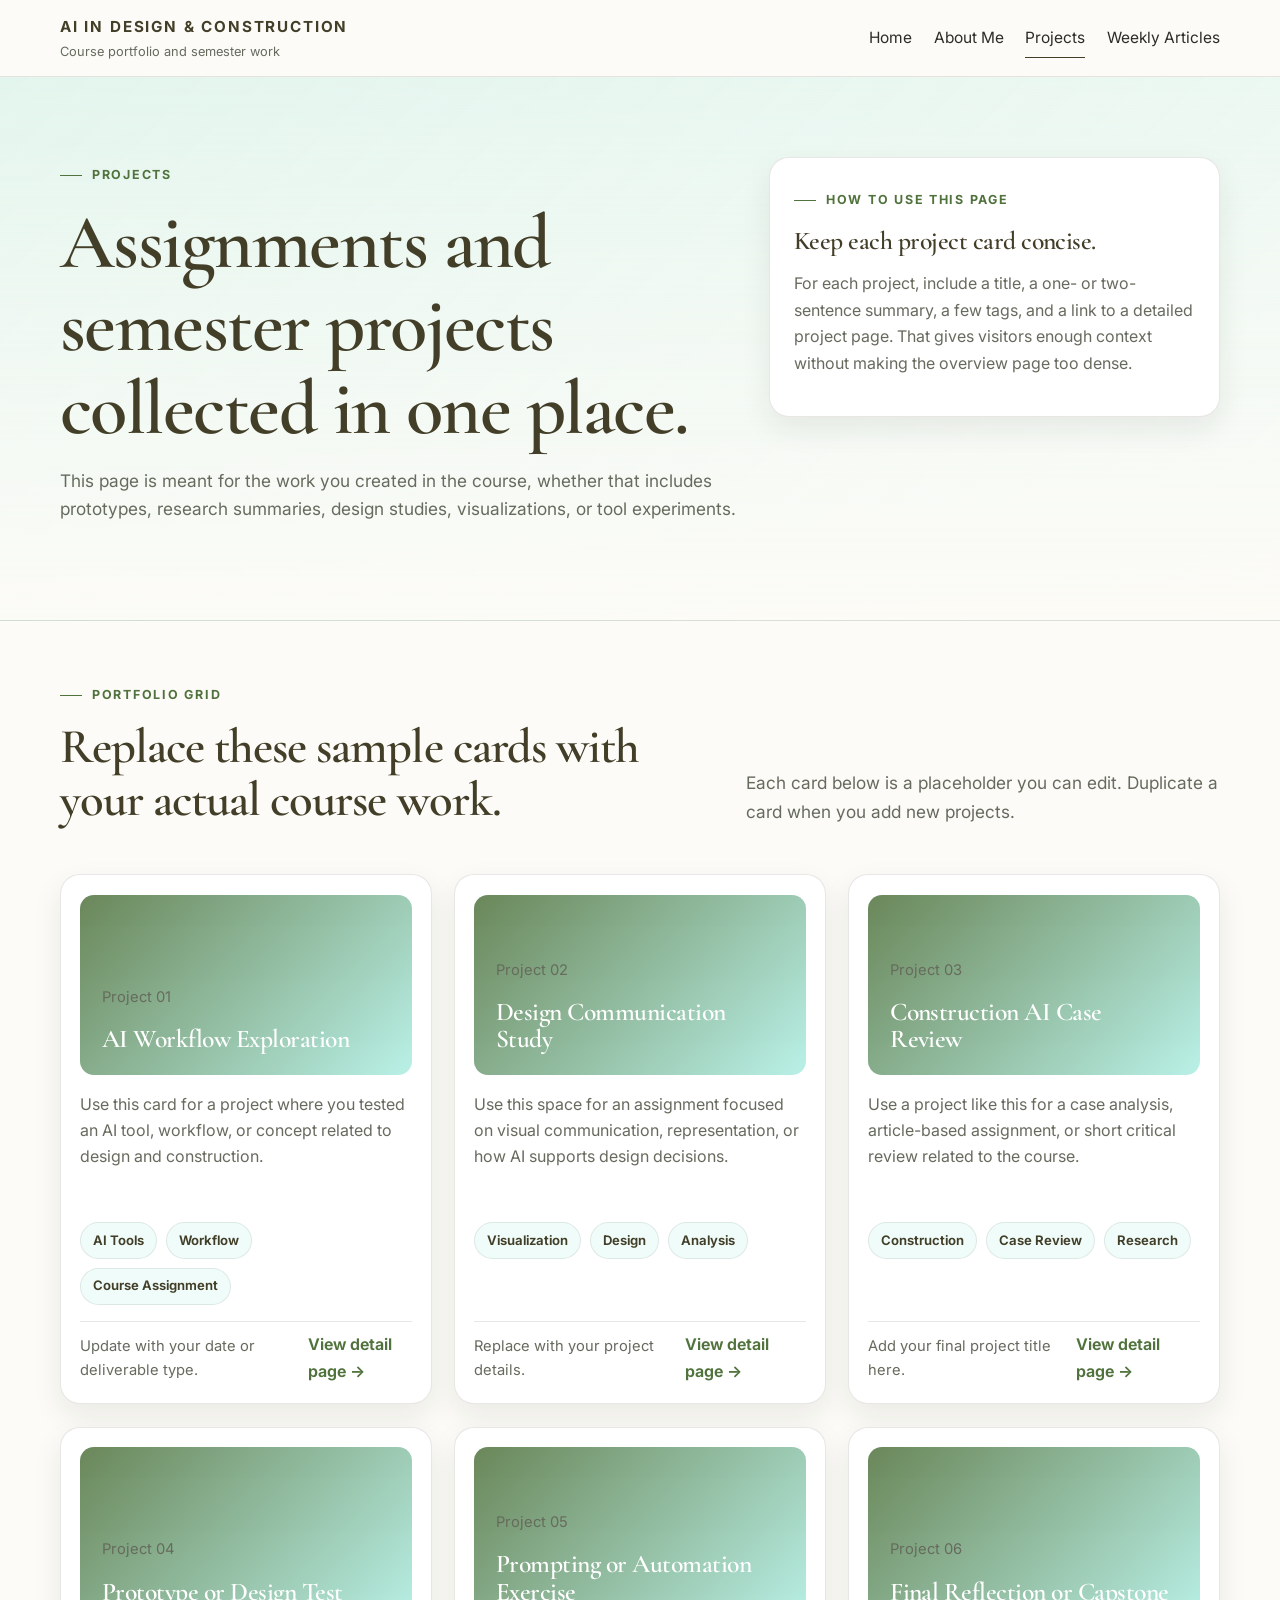
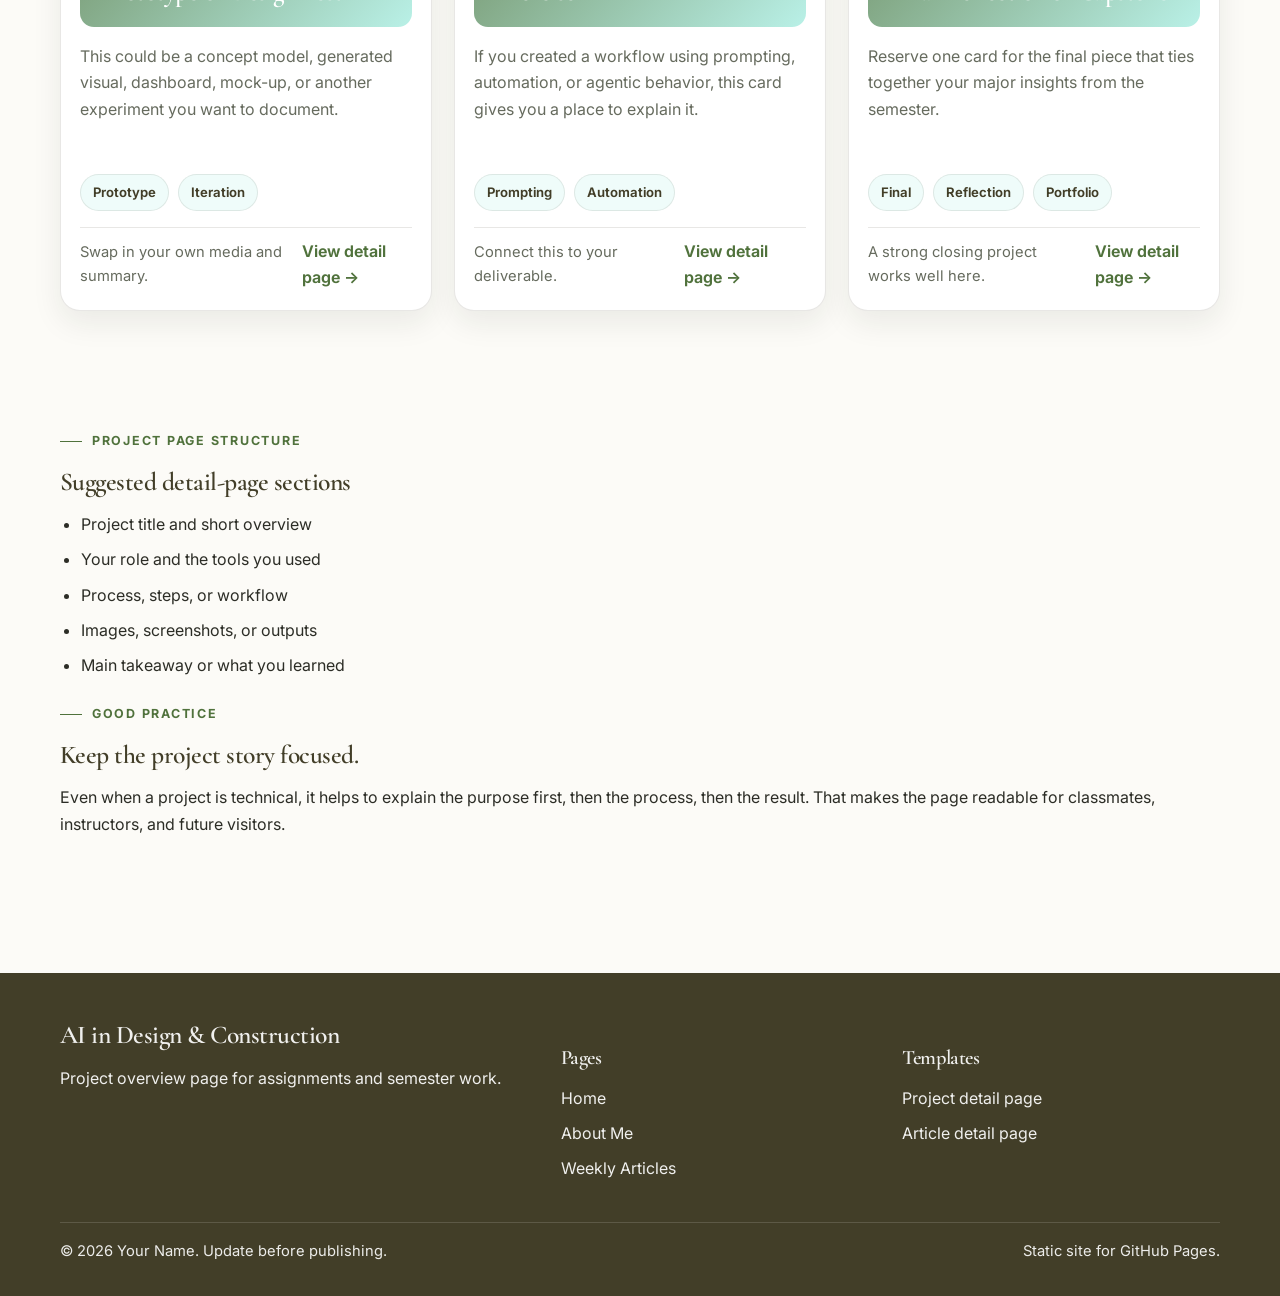
<file: Projects.html>
<!DOCTYPE html>
<html lang="en">
<head>
  <meta charset="UTF-8">
  <meta name="viewport" content="width=device-width, initial-scale=1.0">
  <meta name="description" content="Projects page for an AI in Design and Construction course portfolio.">
  <title>Projects | AI in Design &amp; Construction</title>
  <link rel="preconnect" href="https://fonts.googleapis.com">
  <link rel="preconnect" href="https://fonts.gstatic.com" crossorigin>
  <link href="https://fonts.googleapis.com/css2?family=Cormorant+Garamond:wght@500;600;700&family=Inter:wght@400;500;600;700&display=swap" rel="stylesheet">
  <link rel="stylesheet" href="styles.css">
</head>
<body>
  <header class="site-header">
    <nav class="navbar">
      <a class="brand" href="index.html">
        <span class="brand__name">AI in Design &amp; Construction</span>
        <span class="brand__subtext">Course portfolio and semester work</span>
      </a>
      <button class="nav-toggle" type="button" aria-label="Toggle navigation" aria-expanded="false">☰</button>
      <div class="nav-links">
        <a href="index.html">Home</a>
        <a href="about.html">About Me</a>
        <a href="projects.html" aria-current="page">Projects</a>
        <a href="articles.html">Weekly Articles</a>
      </div>
    </nav>
  </header>

  <main>
    <section class="page-hero section">
      <div class="container page-hero__grid">
        <div>
          <span class="eyebrow">Projects</span>
          <h1>Assignments and semester projects collected in one place.</h1>
          <p class="lead">This page is meant for the work you created in the course, whether that includes prototypes, research summaries, design studies, visualizations, or tool experiments.</p>
        </div>
        <div class="panel">
          <span class="eyebrow">How to use this page</span>
          <h3>Keep each project card concise.</h3>
          <p>For each project, include a title, a one- or two-sentence summary, a few tags, and a link to a detailed project page. That gives visitors enough context without making the overview page too dense.</p>
        </div>
      </div>
    </section>

    <section class="section section--tight">
      <div class="container section-header">
        <div>
          <span class="eyebrow">Portfolio Grid</span>
          <h2>Replace these sample cards with your actual course work.</h2>
        </div>
        <p class="lead">Each card below is a placeholder you can edit. Duplicate a card when you add new projects.</p>
      </div>

      <div class="container grid-3">
        <article class="project-card">
          <div class="project-card__thumb">
            <div class="thumb-content">
              <p class="small">Project 01</p>
              <h3>AI Workflow Exploration</h3>
            </div>
          </div>
          <p>Use this card for a project where you tested an AI tool, workflow, or concept related to design and construction.</p>
          <div class="tags">
            <span class="chip">AI Tools</span>
            <span class="chip">Workflow</span>
            <span class="chip">Course Assignment</span>
          </div>
          <div class="project-card__footer">
            <span class="small muted">Update with your date or deliverable type.</span>
            <a class="arrow-link" href="project-detail.html">View detail page →</a>
          </div>
        </article>

        <article class="project-card">
          <div class="project-card__thumb">
            <div class="thumb-content">
              <p class="small">Project 02</p>
              <h3>Design Communication Study</h3>
            </div>
          </div>
          <p>Use this space for an assignment focused on visual communication, representation, or how AI supports design decisions.</p>
          <div class="tags">
            <span class="chip">Visualization</span>
            <span class="chip">Design</span>
            <span class="chip">Analysis</span>
          </div>
          <div class="project-card__footer">
            <span class="small muted">Replace with your project details.</span>
            <a class="arrow-link" href="project-detail.html">View detail page →</a>
          </div>
        </article>

        <article class="project-card">
          <div class="project-card__thumb">
            <div class="thumb-content">
              <p class="small">Project 03</p>
              <h3>Construction AI Case Review</h3>
            </div>
          </div>
          <p>Use a project like this for a case analysis, article-based assignment, or short critical review related to the course.</p>
          <div class="tags">
            <span class="chip">Construction</span>
            <span class="chip">Case Review</span>
            <span class="chip">Research</span>
          </div>
          <div class="project-card__footer">
            <span class="small muted">Add your final project title here.</span>
            <a class="arrow-link" href="project-detail.html">View detail page →</a>
          </div>
        </article>

        <article class="project-card">
          <div class="project-card__thumb">
            <div class="thumb-content">
              <p class="small">Project 04</p>
              <h3>Prototype or Design Test</h3>
            </div>
          </div>
          <p>This could be a concept model, generated visual, dashboard, mock-up, or another experiment you want to document.</p>
          <div class="tags">
            <span class="chip">Prototype</span>
            <span class="chip">Iteration</span>
          </div>
          <div class="project-card__footer">
            <span class="small muted">Swap in your own media and summary.</span>
            <a class="arrow-link" href="project-detail.html">View detail page →</a>
          </div>
        </article>

        <article class="project-card">
          <div class="project-card__thumb">
            <div class="thumb-content">
              <p class="small">Project 05</p>
              <h3>Prompting or Automation Exercise</h3>
            </div>
          </div>
          <p>If you created a workflow using prompting, automation, or agentic behavior, this card gives you a place to explain it.</p>
          <div class="tags">
            <span class="chip">Prompting</span>
            <span class="chip">Automation</span>
          </div>
          <div class="project-card__footer">
            <span class="small muted">Connect this to your deliverable.</span>
            <a class="arrow-link" href="project-detail.html">View detail page →</a>
          </div>
        </article>

        <article class="project-card">
          <div class="project-card__thumb">
            <div class="thumb-content">
              <p class="small">Project 06</p>
              <h3>Final Reflection or Capstone</h3>
            </div>
          </div>
          <p>Reserve one card for the final piece that ties together your major insights from the semester.</p>
          <div class="tags">
            <span class="chip">Final</span>
            <span class="chip">Reflection</span>
            <span class="chip">Portfolio</span>
          </div>
          <div class="project-card__footer">
            <span class="small muted">A strong closing project works well here.</span>
            <a class="arrow-link" href="project-detail.html">View detail page →</a>
          </div>
        </article>
      </div>
    </section>

    <section class="section section--tight">
      <div class="container template-grid">
        <div class="template-note">
          <span class="eyebrow">Project page structure</span>
          <h3>Suggested detail-page sections</h3>
          <ul>
            <li>Project title and short overview</li>
            <li>Your role and the tools you used</li>
            <li>Process, steps, or workflow</li>
            <li>Images, screenshots, or outputs</li>
            <li>Main takeaway or what you learned</li>
          </ul>
        </div>
        <div class="template-note">
          <span class="eyebrow">Good practice</span>
          <h3>Keep the project story focused.</h3>
          <p>Even when a project is technical, it helps to explain the purpose first, then the process, then the result. That makes the page readable for classmates, instructors, and future visitors.</p>
        </div>
      </div>
    </section>
  </main>

  <footer class="site-footer">
    <div class="container footer-grid">
      <div>
        <h3>AI in Design &amp; Construction</h3>
        <p>Project overview page for assignments and semester work.</p>
      </div>
      <div>
        <h4>Pages</h4>
        <ul class="footer-list">
          <li><a href="index.html">Home</a></li>
          <li><a href="about.html">About Me</a></li>
          <li><a href="articles.html">Weekly Articles</a></li>
        </ul>
      </div>
      <div>
        <h4>Templates</h4>
        <ul class="footer-list">
          <li><a href="project-detail.html">Project detail page</a></li>
          <li><a href="article-detail.html">Article detail page</a></li>
        </ul>
      </div>
    </div>
    <div class="container footer-bottom">
      <span>© 2026 Your Name. Update before publishing.</span>
      <span>Static site for GitHub Pages.</span>
    </div>
  </footer>

  <script src="script.js"></script>
</body>
</html>
</file>
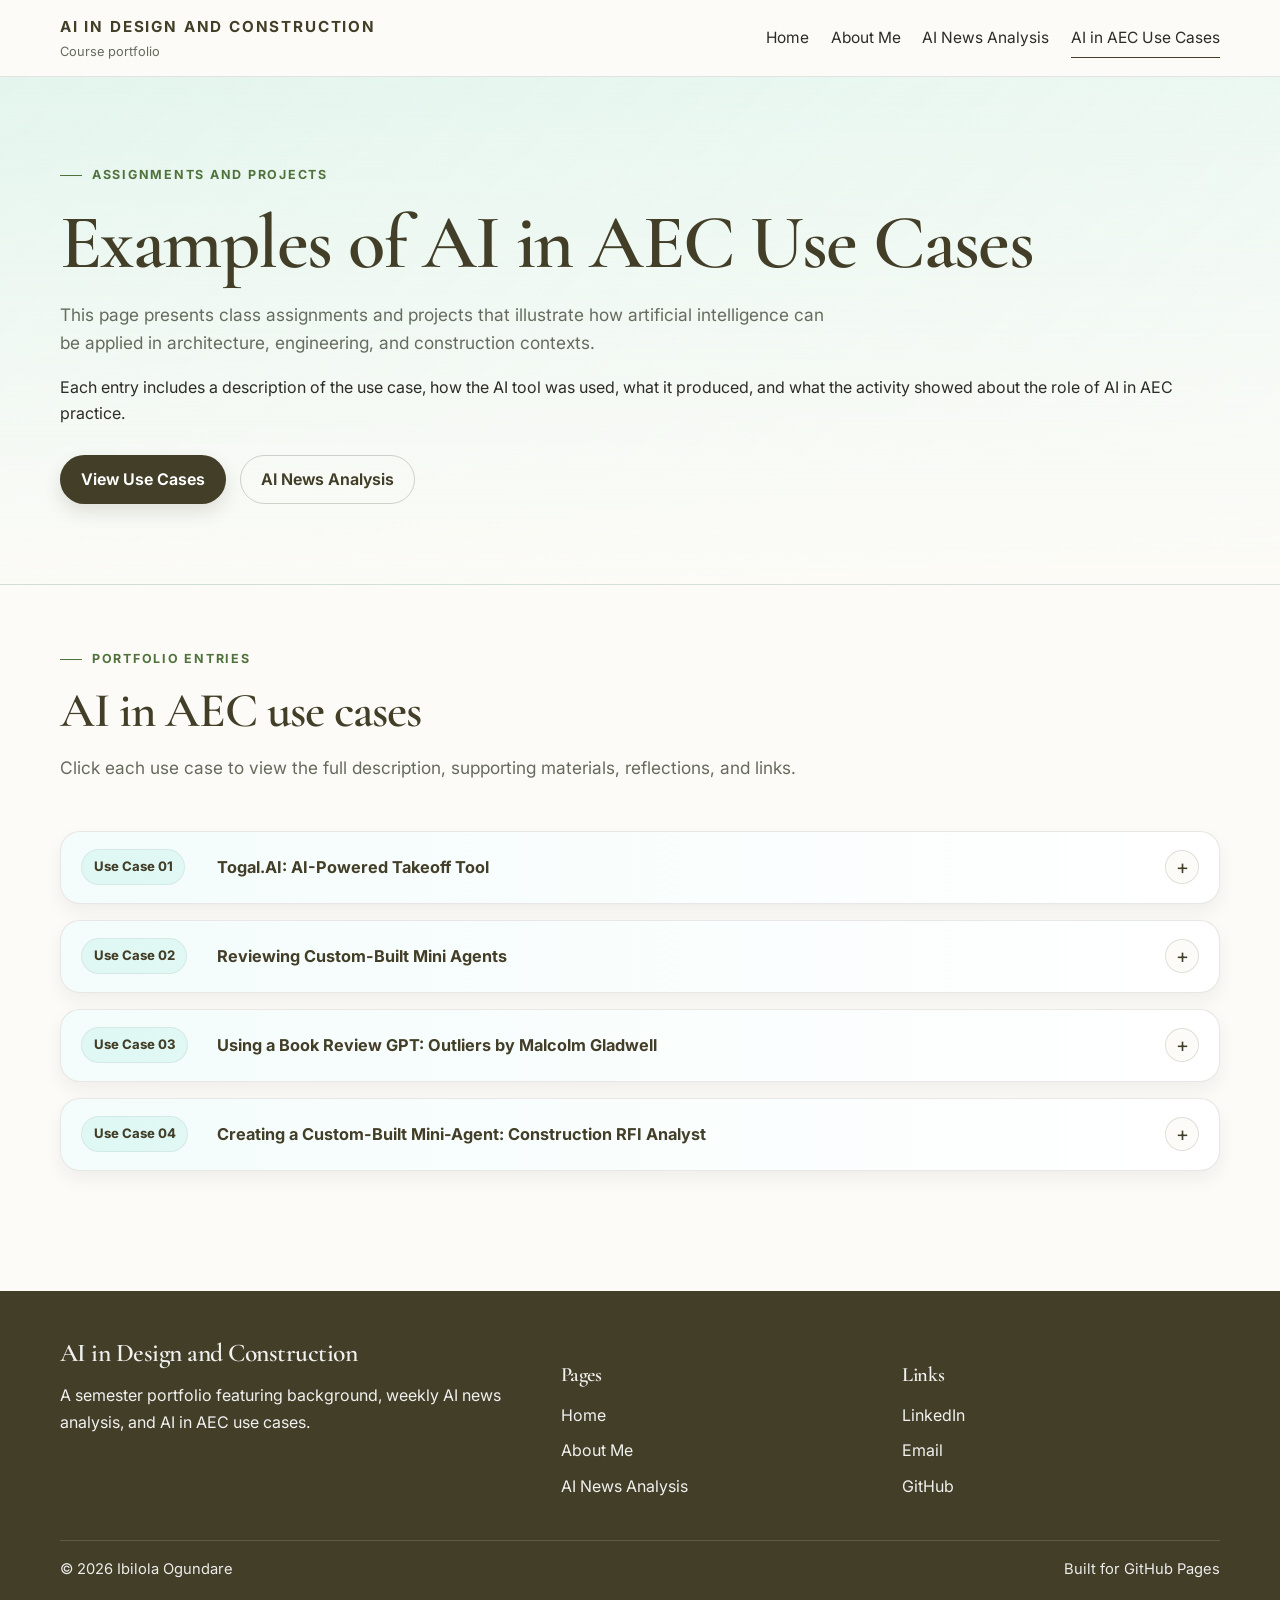
<file: projects.html>
<!DOCTYPE html>
<html lang="en">
<head>
  <meta charset="UTF-8">
  <meta name="viewport" content="width=device-width, initial-scale=1.0">
  <meta name="description" content="Examples of AI in AEC use cases, including class assignments and projects from an AI in Design and Construction course portfolio.">
  <title>AI in AEC Use Cases | AI in Design and Construction</title>
  <link rel="preconnect" href="https://fonts.googleapis.com">
  <link rel="preconnect" href="https://fonts.gstatic.com" crossorigin>
  <link href="https://fonts.googleapis.com/css2?family=Cormorant+Garamond:wght@500;600;700&family=Inter:wght@400;500;600;700&display=swap" rel="stylesheet">
  <link rel="stylesheet" href="styles.css">
</head>

<body>
  <header class="site-header">
    <nav class="navbar">
      <a class="brand" href="index.html">
        <span class="brand__name">AI in Design and Construction</span>
        <span class="brand__subtext">Course portfolio</span>
      </a>

      <button class="nav-toggle" type="button" aria-label="Toggle navigation" aria-expanded="false">☰</button>

      <div class="nav-links">
        <a href="index.html">Home</a>
        <a href="about.html">About Me</a>
        <a href="articles.html">AI News Analysis</a>
        <a href="projects.html" aria-current="page">AI in AEC Use Cases</a>
      </div>
    </nav>
  </header>

  <main>
    <section class="page-hero section">
      <div class="container page-hero__grid" style="grid-template-columns: 1fr;">
        <div>
          <span class="eyebrow">Assignments and Projects</span>
          <h1>Examples of AI in AEC Use Cases</h1>
          <p class="lead">
            This page presents class assignments and projects that illustrate how artificial intelligence can be applied in architecture, engineering, and construction contexts.
          </p>
          <p>
            Each entry includes a description of the use case, how the AI tool was used, what it produced, and what the activity showed about the role of AI in AEC practice.
          </p>

          <div class="hero__actions">
            <a class="button" href="#use-cases">View Use Cases</a>
            <a class="button-outline" href="articles.html">AI News Analysis</a>
          </div>
        </div>
      </div>
    </section>

    <section class="section section--tight" id="use-cases">
      <div class="container section-header">
        <div>
          <span class="eyebrow">Portfolio Entries</span>
          <h2>AI in AEC use cases</h2>
          <p class="lead">
            Click each use case to view the full description, supporting materials, reflections, and links.
          </p>
        </div>
      </div>

      <div class="container use-case-accordion">

        <!-- USE CASE 01 -->
        <details class="use-case-entry">
          <summary>
            <span>Use Case 01</span>
            <strong>Togal.AI: AI-Powered Takeoff Tool</strong>
          </summary>

          <div class="use-case-entry__content">
            <p>
              <strong>Tool used:</strong> Togal.AI
            </p>

            <p>
              <strong>What it is:</strong> Togal.AI is an AI-powered takeoff platform that helps users extract quantities from construction drawings. In this activity, the tool was used to test how well AI could identify building areas, openings, walls, fixtures, foundation elements, and other takeoff items from different types of drawings.
            </p>

            <div class="project-card__thumb">
              <img src="documents/togal/togal-screenshot.png" alt="Screenshot of Togal.AI interface showing an architectural drawing and AI-assisted takeoff panel">
            </div>

            <h3>How I used it</h3>
            <p>
              I used Togal.AI to review several project drawing sets and compare the AI-generated takeoffs with manual review. The purpose was not only to test whether the software could produce quantities quickly, but also to understand where human review was still needed.
            </p>

            <p>
              The drawings tested included a military office, fire station, multistory hotel, youth center, and car dealership. These examples included floor plans, reflected ceiling plans, foundation plans, and exterior elevations.
            </p>

            <h3>Documents tested</h3>
            <ul>
              <li>Military Office — Floor Plan and Reflected Ceiling Plan</li>
              <li>Fire Station — First and Second Floor Plans</li>
              <li>Multistory Hotel — Level 1 Floor Plan</li>
              <li>Youth Center — Foundation Plan</li>
              <li>Car Dealership — Exterior Elevations</li>
            </ul>

            <h3>Key observations</h3>
            <p>
              Togal.AI was useful for quickly identifying major building areas and producing an initial takeoff. However, the exercise showed that AI-generated takeoffs still require careful human checking. Some elements were missed, some were misclassified, and some drawings were harder for the tool to interpret than others.
            </p>

            <ul>
              <li>
                On the military office drawing, some windows were not accounted for in the floor plan. In the reflected ceiling plan, fluorescent strip lighting was incorrectly included in the wall perimeter calculation.
              </li>
              <li>
                On the fire station drawings, windows and curtain wall areas were not fully captured, so they had to be manually counted and added.
              </li>
              <li>
                On the multistory hotel drawing, windows were not captured in the AI takeoff and had to be manually counted.
              </li>
              <li>
                On the youth center foundation plan, different foundation types were not identified by the AI, so each footing type had to be counted and adjusted manually.
              </li>
              <li>
                On the car dealership exterior elevations, the AI struggled to read the elevation sheet, so selected walls, windows, doors, and curtain wall elements had to be accounted for manually.
              </li>
            </ul>

            <h3>Manual corrections made</h3>
            <p>
              The manual corrections showed that the AI output should be treated as a starting point, not a final takeoff. The corrections included adding missed windows, revising curtain wall and facade areas, removing incorrectly included ceiling elements, adjusting area calculations, and manually counting foundation and elevation components.
            </p>

            <h3>What I learned</h3>
            <p>
              This use case showed that AI can improve speed during quantity takeoff, especially at the early review stage. However, it also showed that construction drawings still require professional interpretation. AI may identify large areas quickly, but it can miss openings, confuse drawing features, struggle with less-developed drawings, and misread elevation or foundation information.
            </p>

            <p>
              The main lesson is that AI-powered takeoff tools can support estimators and project teams, but they should be used with human verification. The value is strongest when AI handles the first pass and the professional checks, corrects, and interprets the output.
            </p>

            <h3>Supporting files</h3>
            <ul>
              <li><a href="documents/togal/fire-station-takeoff.pdf" target="_blank">Fire Station Takeoff</a></li>
              <li><a href="documents/togal/military-office-takeoff.pdf" target="_blank">Military Office Takeoff</a></li>
              <li><a href="documents/togal/multistory-hotel-takeoff.pdf" target="_blank">Multistory Hotel Takeoff</a></li>
              <li><a href="documents/togal/car-dealership-takeoff.pdf" target="_blank">Car Dealership Takeoff</a></li>
              <li><a href="documents/togal/youth-center-takeoff.pdf" target="_blank">Youth Center Takeoff</a></li>
              <li><a href="documents/togal/manual-corrections-to-ai-takeoffs.pdf" target="_blank">Manual Corrections to AI Takeoffs</a></li>
            </ul>

            <div class="tags">
              <span class="chip">Togal.AI</span>
              <span class="chip">Quantity Takeoff</span>
              <span class="chip">Estimating</span>
              <span class="chip">Human Review</span>
            </div>
          </div>
        </details>

        <!-- USE CASE 02 -->
        <details class="use-case-entry">
          <summary>
            <span>Use Case 02</span>
            <strong>Reviewing Custom-Built Mini Agents</strong>
          </summary>

          <div class="use-case-entry__content">
            <p>
              <strong>Tools reviewed:</strong> Harvard MBA – Consulting Management and Construction GPT
            </p>

            <p>
              <strong>Purpose of the use case:</strong> This activity reviewed two custom-built GPTs to understand how specialized mini-agents perform on different AEC-related tasks. The first GPT was tested on a capital project recovery problem, while the second was tested on a job hazard analysis for a renovation project.
            </p>

            <h3>Mini-agent 1: Harvard MBA – Consulting Management</h3>
            <p>
              I used the Harvard MBA – Consulting Management GPT to work through a $1.2 billion hospital project with cost and schedule overruns. The tool handled the project controls side well. It calculated CPI, SPI, and EAC correctly, and when I asked for the math needed to reach a final CPI of 0.92, it showed that the remaining work would need to perform around CPI = 1.05.
            </p>

            <p>
              That was the most useful part because I could check the calculation myself. However, when the prompt stayed broad, the GPT shifted into general executive language and began referencing sources I did not ask for. At that point, it felt more like a business case discussion than a focused construction project controls analysis.
            </p>

            <p>
              This made sense because the GPT appeared to be built more for general management consulting than for niche construction project controls. I still found it useful for this type of problem, but only when the questions were specific and focused.
            </p>

            <h3>Mini-agent 2: Construction GPT</h3>
            <p>
              The Construction GPT was more practical and closer to how the field actually thinks. I used it to develop a Job Hazard Analysis for a renovation project. It broke the work into clear task steps and flagged hazards that mattered for a night-shift project, including sprinklers, live utilities above ceilings, dust migration, and fatigue.
            </p>

            <p>
              It also converted the information into a one-page format that a foreman could realistically use, which was exactly what I wanted. However, it still needed follow-up prompts to tighten responsibility and verification so that everything was not placed on the foreman. It also needed prompting to make the final output more concise.
            </p>

            <h3>What I learned</h3>
            <p>
              This review showed that custom-built GPTs can be helpful, but their usefulness depends heavily on how well the tool fits the task. The consulting-focused GPT worked well for structured project controls calculations, but became too general when the question was broad. The construction-focused GPT was stronger for field-oriented safety planning, but still needed professional review and refinement.
            </p>

            <p>
              Overall, mini-agents can speed up drafting, analysis, formatting, and structured thinking. However, they still require clear prompts, user judgment, and review by someone familiar with the project context.
            </p>

            <h3>Links reviewed</h3>
            <ul>
              <li><a href="https://chatgpt.com/g/g-owta5yvHW-harvard-mba-consulting-management/c/69a73b05-c270-832a-8a6c-08d9622a0eda" target="_blank">Harvard MBA – Consulting Management GPT</a></li>
              <li><a href="https://chatgpt.com/g/g-67b8041c13f081918fe2dbb61b274bf9-construction-gpt/c/69a737f1-b058-8332-b381-d2da14edf072" target="_blank">Construction GPT</a></li>
            </ul>

            <div class="tags">
              <span class="chip">Mini-Agents</span>
              <span class="chip">Project Controls</span>
              <span class="chip">Job Hazard Analysis</span>
              <span class="chip">Construction Safety</span>
            </div>
          </div>
        </details>

        <!-- USE CASE 03 -->
        <details class="use-case-entry">
          <summary>
            <span>Use Case 03</span>
            <strong>Using a Book Review GPT: Outliers by Malcolm Gladwell</strong>
          </summary>

          <div class="use-case-entry__content">
            <p>
              <strong>Tool used:</strong> Book Summarizer GPT
            </p>

            <p>
              <strong>Book reviewed:</strong> <em>Outliers: The Story of Success</em> by Malcolm Gladwell
            </p>

            <p>
              <strong>Purpose of the use case:</strong> This activity used a Book Review GPT to summarize and interpret Malcolm Gladwell’s <em>Outliers</em>. The goal was to see how a specialized GPT could help distill the main argument, identify key ideas, and turn a book into a structured review.
            </p>

            <h3>AI-generated book review</h3>
            <p>
              The generated review explains that <em>Outliers</em> challenges the idea that success is only the result of individual brilliance. Instead, it presents success as something shaped by opportunity, timing, culture, accumulated advantage, and sustained effort. The review compares success to two trees planted in different soils: one grows tall and the other struggles, not necessarily because one seed is better, but because the surrounding conditions are different.
            </p>

            <p>
              The main idea is that outliers are not simply anomalies of talent. They are often beneficiaries of patterns, systems, and opportunities that make exceptional achievement possible.
            </p>

            <h3>Key ideas from the book</h3>

            <h4>The 10,000-Hour Rule</h4>
            <p>
              The review explains that Gladwell popularized the idea that mastery requires roughly 10,000 hours of deliberate practice. However, the deeper point is not the exact number. The key idea is accumulated advantage. People who reach mastery are often those who receive early access to opportunities that allow them to practice intensely over time.
            </p>

            <h4>The Matthew Effect</h4>
            <p>
              The Matthew Effect describes how early advantages compound. Small differences at the beginning can lead to better coaching, more confidence, more practice, and stronger long-term outcomes. What may look like natural superiority is often the result of a system that amplifies early advantages.
            </p>

            <h4>Cultural Legacy</h4>
            <p>
              The review also highlights cultural legacy. Gladwell argues that attitudes toward authority, risk, communication, and work are shaped by cultural inheritance. These invisible scripts can affect outcomes in areas such as aviation, mathematics, entrepreneurship, and professional performance.
            </p>

            <h4>Meaningful Work and Autonomy</h4>
            <p>
              Another major idea is that high achievers often engage in work that is complex, autonomous, and meaningful. Autonomy fuels persistence, complexity builds skill, and meaning sustains long-term effort.
            </p>

            <h3>Action plan generated by the GPT</h3>
            <ul>
              <li><strong>Engineer deliberate practice:</strong> Structure growth around focused, feedback-driven practice rather than waiting for inspiration.</li>
              <li><strong>Seek and create opportunities:</strong> Build proximity to better mentors, networks, and learning environments.</li>
              <li><strong>Leverage cultural strengths:</strong> Reflect on inherited habits, values, and communication styles, then amplify strengths and correct blind spots.</li>
              <li><strong>Build meaning into work:</strong> Choose projects and environments that support autonomy, purpose, and long-term growth.</li>
            </ul>

            <h3>What I learned</h3>
            <p>
              This use case showed that a Book Review GPT can help organize a complex book into a clear structure. It was useful for identifying themes, explaining key concepts, and turning the book into action-oriented takeaways. However, the output still needs human review because a book review should reflect the reader’s own interpretation, not only the GPT’s summary.
            </p>

            <p>
              For AEC learning and professional development, a tool like this could help students and professionals process books on leadership, productivity, project management, safety culture, innovation, and organizational behavior. It can support learning, but it should not replace reading or personal reflection.
            </p>

            <h3>Related reading suggested by the GPT</h3>
            <ul>
              <li><em>Peak</em> by Anders Ericsson</li>
              <li><em>Mindset</em> by Carol Dweck</li>
              <li><em>Grit</em> by Angela Duckworth</li>
            </ul>

            <h3>Links</h3>
            <ul>
              <li><a href="https://chatgpt.com/g/g-uO67OcaHD-book-summarizer" target="_blank">Book Summarizer GPT</a></li>
              <li><a href="https://www.hachettebookgroup.com/titles/malcolm-gladwell/outliers/9780316017923/" target="_blank">Purchase or learn more about <em>Outliers</em></a></li>
            </ul>

            <div class="tags">
              <span class="chip">Book Review GPT</span>
              <span class="chip">Outliers</span>
              <span class="chip">Professional Growth</span>
              <span class="chip">Learning Tool</span>
            </div>
          </div>
        </details>

        <!-- USE CASE 04 -->
        <details class="use-case-entry">
          <summary>
            <span>Use Case 04</span>
            <strong>Creating a Custom-Built Mini-Agent: Construction RFI Analyst</strong>
          </summary>

          <div class="use-case-entry__content">
            <div class="project-card__thumb">
              <img src="images/rfi-thumbnail.png.png" alt="Illustration of a construction Request for Information form in front of a jobsite">
            </div>

            <p>
              <strong>Project:</strong> Construction RFI Analyst
            </p>

            <p>
              <strong>What it is:</strong> A custom mini-agent built to help users review, summarize, classify, draft, and improve construction Requests for Information.
            </p>

            <p>
              <strong>What it represents:</strong> This project demonstrates how AI can support construction documentation workflows by extracting key information, identifying weak or missing details, and improving the quality of project communication.
            </p>

            <p>
              <strong>Why it matters:</strong> RFIs are a routine but time-sensitive part of project delivery. A focused AI tool can help reduce repetitive review work, improve the quality of written RFIs, and make requests easier for design and project teams to answer.
            </p>

            <h3>Problem the mini-agent was designed to solve</h3>
            <p>
              Construction projects often generate many RFIs in a short period of time. Some RFIs are unclear, incomplete, or missing important references, which can slow communication between project teams and delay decisions. The Construction RFI Analyst was created to help users quickly identify the main issue in an RFI, classify the type of request, flag missing information, and improve the wording so the RFI is clearer and easier to answer.
            </p>

            <h3>Intended users</h3>
            <p>
              This mini-agent is intended for project engineers, assistant project managers, construction managers, design coordinators, interns, and students learning construction administration and documentation workflows.
            </p>

            <h3>How it was built</h3>
            <p>
              The mini-agent was intentionally scoped only to RFIs so that its responses would stay focused and consistent. Its instructions defined five main tasks: reviewing existing RFIs, summarizing the issue, classifying the likely RFI type, identifying missing or weak information, and drafting new RFIs from field issues.
            </p>

            <p>
              It was also instructed not to invent project facts, drawing references, specification sections, cost impacts, or schedule impacts when that information was missing. This was important because RFI work depends on project-specific information, and an AI tool should not fill gaps with unsupported assumptions.
            </p>

            <h3>Core responsibilities and output structure</h3>
            <p>
              The mini-agent was instructed to extract key RFI details, summarize the issue, classify the RFI type, flag missing or weak information, and suggest clearer wording when helpful. For RFI drafting, it was instructed to produce a clear title, issue description, question, references provided, and missing information needed.
            </p>

            <p>
              The RFI types used for classification included design coordination, design change, design clarification, scope deletion, construction coordination, and site condition RFIs.
            </p>

            <h3>Knowledge and references used</h3>
            <p>
              The setup was supported by three main references: an Autodesk Construction Cloud RFI template, sample RFIs, and an RFI writing guide created for this project. These materials helped ground the GPT in standard RFI structure, common RFI categories, writing principles, and common weaknesses such as vague wording, missing references, and unclear locations.
            </p>

            <p>
              The RFI template showed typical fields such as project number, project name, requesting party, assigned party, RFI title, request date, due date, priority, cost impact, schedule impact, question, references, category, response, and signature fields.
            </p>

            <h3>Testing and performance review</h3>
            <p>
              The mini-agent was tested in three separate threads. Across the tests, it stayed within the purpose it was built for. It was able to review existing RFIs, identify missing details such as weak references and unclear locations, pull out stated cost and schedule impacts, and improve a vague draft RFI into a clearer and more answerable request.
            </p>

            <p>
              It was most useful for repetitive RFI-related tasks such as reviewing wording, flagging unclear references, identifying missing information, and improving draft RFIs. It also generally avoided inventing project information and used placeholders when details were missing.
            </p>

            <h3>Limits and professional judgment</h3>
            <p>
              The project also showed that AI still needs human review. In testing, the mini-agent could become repetitive and sometimes treated placeholder text as if it were real project information. It could improve wording, but it could not recover missing project-specific details such as exact locations, drawing references, or specification sections that were never provided.
            </p>

            <p>
              This reinforced an important lesson: AI can be useful as a support tool in construction documentation, but it is not a substitute for project knowledge, responsible review, or professional judgment.
            </p>

            <h3>Ethical and practical considerations</h3>
            <p>
              A mini-agent like this should be used carefully because RFIs can affect coordination, schedule, cost, and accountability. If someone relies on the output too quickly without checking it, weak assumptions or mistakes could carry over into actual project communication. Privacy is also important because project documents may contain information that should not be uploaded into a public AI tool.
            </p>

            <h3>Supporting materials</h3>
            <p>
              These files document the mini-agent setup, reference materials, and testing process. They include the RFI template, project deliverables, writing guide, sample RFIs, and performance review materials used to develop and evaluate the Construction RFI Analyst.
            </p>

            <ul>
              <li><a href="documents/rfi/acc-rfi-template-2025-revised.pdf" target="_blank">ACC RFI Template 2025 Revised</a></li>
              <li><a href="documents/rfi/deliverable-1-rfi-topic-purpose.docx" target="_blank">Deliverable 1: Topic and Purpose</a></li>
              <li><a href="documents/rfi/deliverable-2-rfi-mini-agent-setup.docx" target="_blank">Deliverable 2: Mini-Agent Setup</a></li>
              <li><a href="documents/rfi/deliverable-3-rfi-performance-review.docx" target="_blank">Deliverable 3: Performance Review</a></li>
              <li><a href="documents/rfi/rfi-writing-guide.docx" target="_blank">RFI Writing Guide</a></li>
              <li><a href="documents/rfi/sample-rfis.docx" target="_blank">Sample RFIs</a></li>
            </ul>

            <h3>Test threads</h3>
            <ul>
              <li><a href="https://chatgpt.com/share/69b30872-b928-800d-a2b2-b742e7c4dd58" target="_blank">Test Thread 1</a></li>
              <li><a href="https://chatgpt.com/share/69b30d0b-22f8-800d-a0ab-4a6877c2ecc0" target="_blank">Test Thread 2</a></li>
              <li><a href="https://chatgpt.com/share/69b30e30-4614-800d-9d4e-273a3279d381" target="_blank">Test Thread 3</a></li>
            </ul>

            <h3>GPT link</h3>
            <p>
              <a class="button-outline" href="https://chatgpt.com/g/g-69b2e28657908191b0d00060a6cceb79-construction-rfi-analyst" target="_blank">
                View Construction RFI Analyst GPT
              </a>
            </p>

            <div class="tags">
              <span class="chip">Custom GPT</span>
              <span class="chip">Construction Documentation</span>
              <span class="chip">RFI Workflow</span>
              <span class="chip">Professional Judgment</span>
            </div>
          </div>
        </details>

      </div>
    </section>
  </main>

  <footer class="site-footer">
    <div class="container footer-grid">
      <div>
        <h3>AI in Design and Construction</h3>
        <p>A semester portfolio featuring background, weekly AI news analysis, and AI in AEC use cases.</p>
      </div>

      <div>
        <h4>Pages</h4>
        <ul class="footer-list">
          <li><a href="index.html">Home</a></li>
          <li><a href="about.html">About Me</a></li>
          <li><a href="articles.html">AI News Analysis</a></li>
        </ul>
      </div>

      <div>
        <h4>Links</h4>
        <ul class="footer-list">
          <li><a href="http://www.linkedin.com/in/ibilola-ogundare" target="_blank">LinkedIn</a></li>
          <li><a href="mailto:ibilola_ogundare@ku.edu">Email</a></li>
          <li><a href="https://github.com/Ibilola-KU/Portfolio" target="_blank">GitHub</a></li>
        </ul>
      </div>
    </div>

    <div class="container footer-bottom">
      <span>© 2026 Ibilola Ogundare</span>
      <span>Built for GitHub Pages</span>
    </div>
  </footer>

  <script src="script.js"></script>
</body>
</html>
</file>
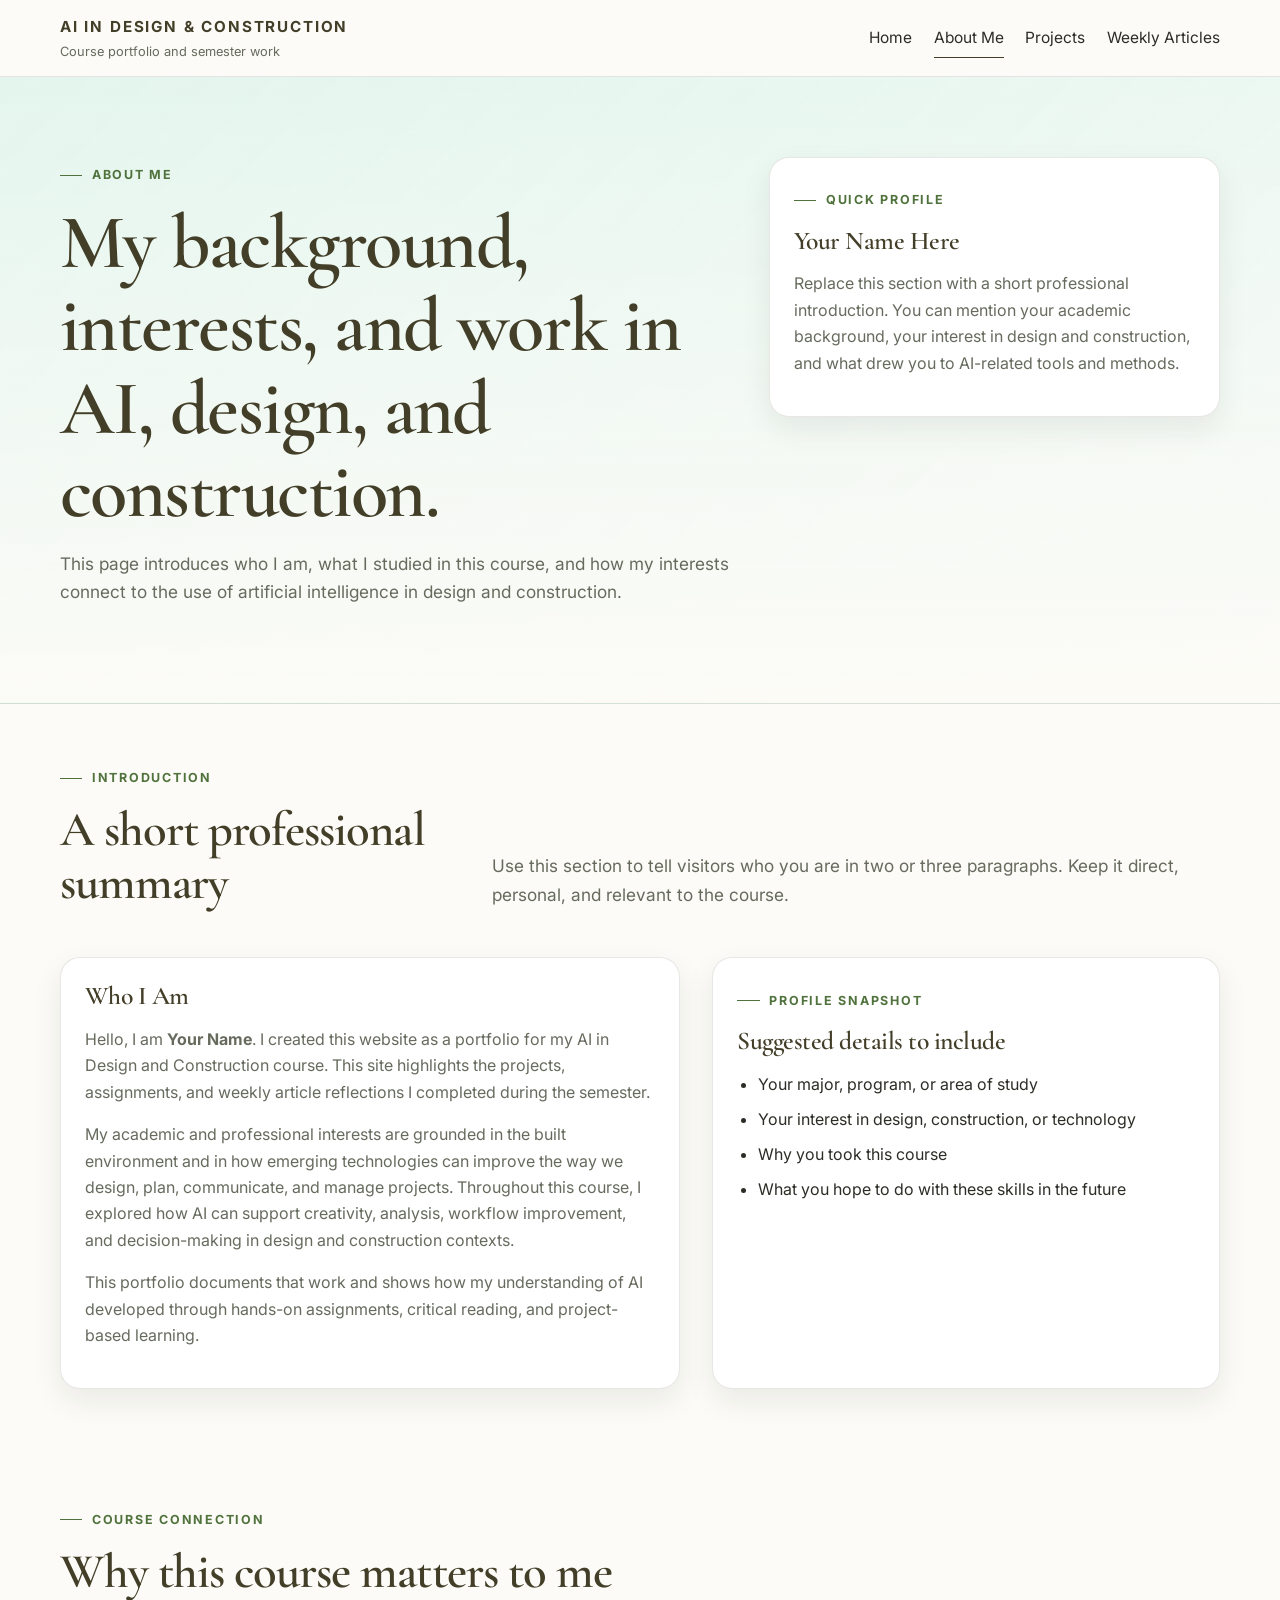
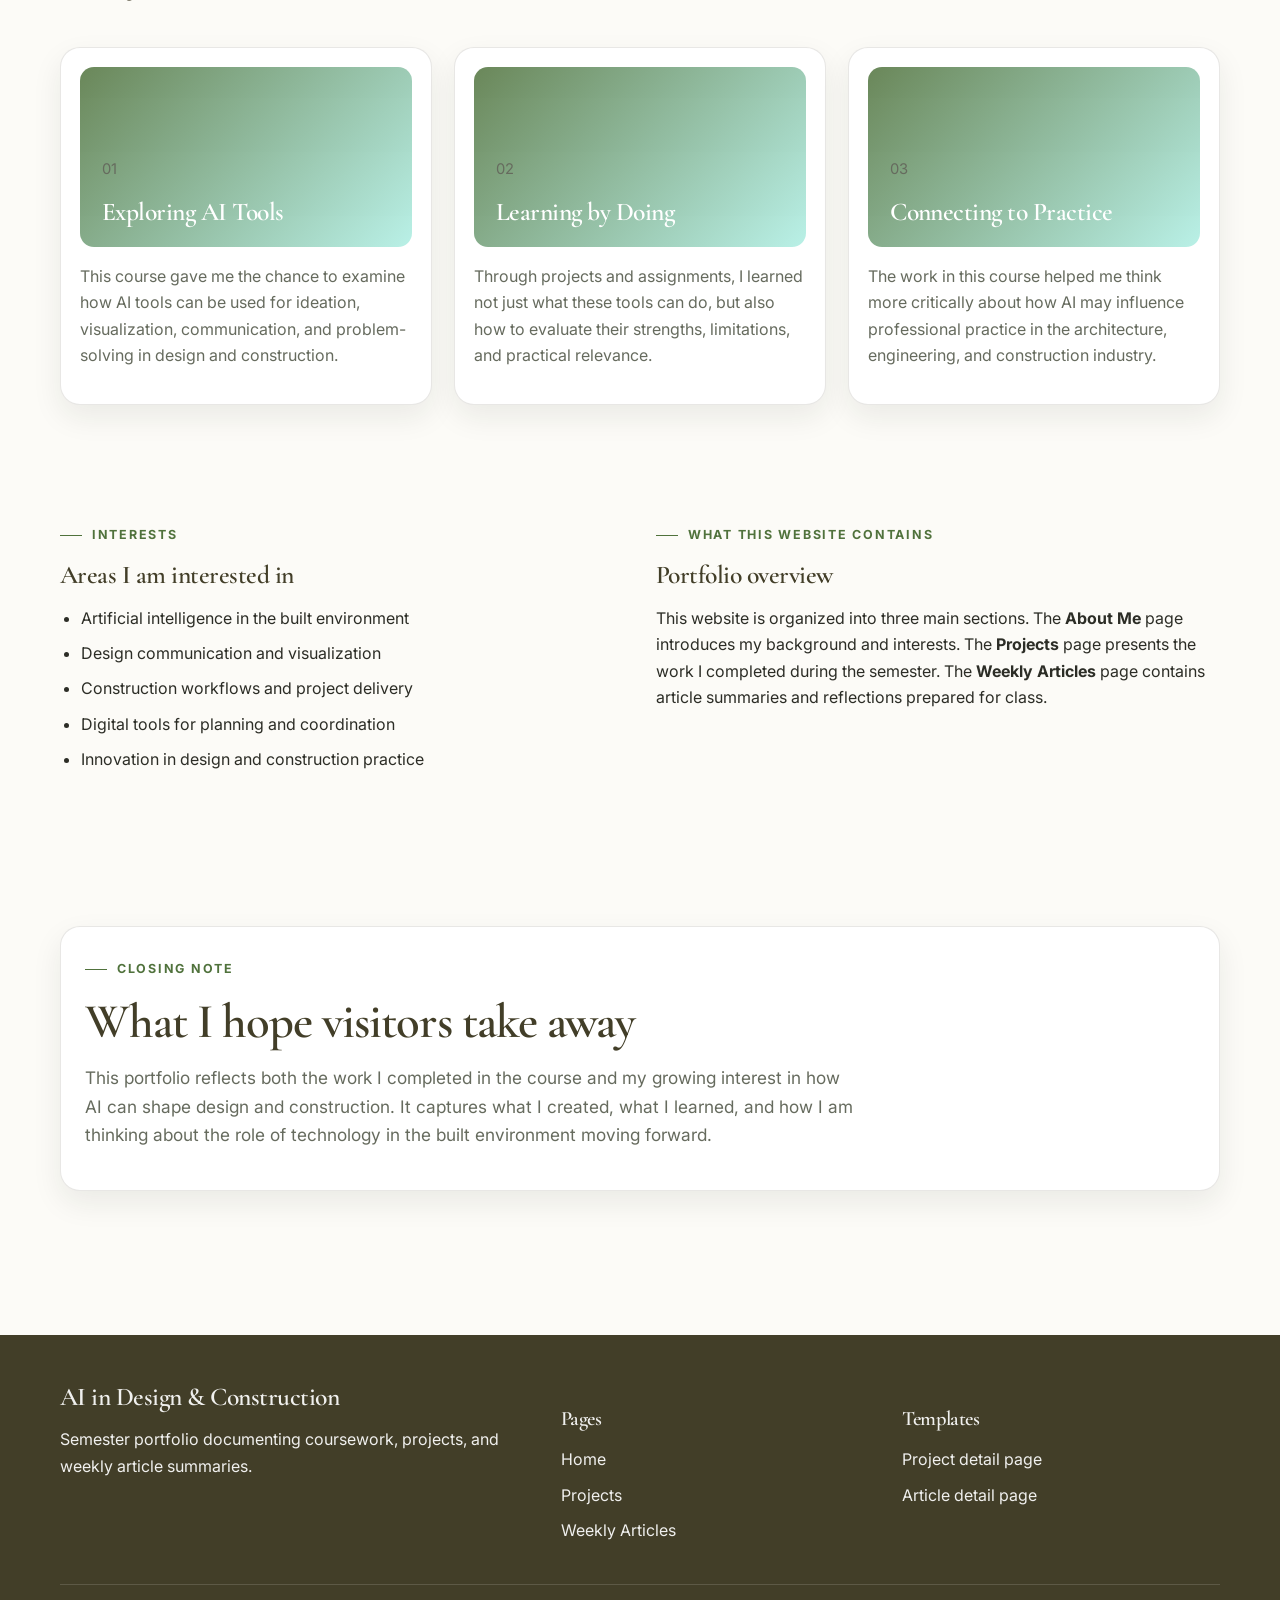
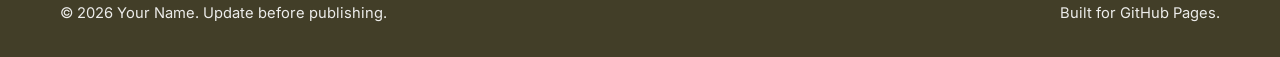
<file: weekly articles.html>
<!DOCTYPE html>
<html lang="en">
<head>
  <meta charset="UTF-8">
  <meta name="viewport" content="width=device-width, initial-scale=1.0">
  <meta name="description" content="About page for an AI in Design and Construction course portfolio.">
  <title>About Me | AI in Design &amp; Construction</title>
  <link rel="preconnect" href="https://fonts.googleapis.com">
  <link rel="preconnect" href="https://fonts.gstatic.com" crossorigin>
  <link href="https://fonts.googleapis.com/css2?family=Cormorant+Garamond:wght@500;600;700&family=Inter:wght@400;500;600;700&display=swap" rel="stylesheet">
  <link rel="stylesheet" href="styles.css">
</head>
<body>
  <header class="site-header">
    <nav class="navbar">
      <a class="brand" href="index.html">
        <span class="brand__name">AI in Design &amp; Construction</span>
        <span class="brand__subtext">Course portfolio and semester work</span>
      </a>
      <button class="nav-toggle" type="button" aria-label="Toggle navigation" aria-expanded="false">☰</button>
      <div class="nav-links">
        <a href="index.html">Home</a>
        <a href="about.html" aria-current="page">About Me</a>
        <a href="projects.html">Projects</a>
        <a href="articles.html">Weekly Articles</a>
      </div>
    </nav>
  </header>

  <main>
    <section class="page-hero section">
      <div class="container page-hero__grid">
        <div>
          <span class="eyebrow">About Me</span>
          <h1>My background, interests, and work in AI, design, and construction.</h1>
          <p class="lead">
            This page introduces who I am, what I studied in this course, and how my interests connect to the use of artificial intelligence in design and construction.
          </p>
        </div>
        <div class="panel">
          <span class="eyebrow">Quick Profile</span>
          <h3>Your Name Here</h3>
          <p>
            Replace this section with a short professional introduction. You can mention your academic background, your interest in design and construction, and what drew you to AI-related tools and methods.
          </p>
        </div>
      </div>
    </section>

    <section class="section section--tight">
      <div class="container section-header">
        <div>
          <span class="eyebrow">Introduction</span>
          <h2>A short professional summary</h2>
        </div>
        <p class="lead">
          Use this section to tell visitors who you are in two or three paragraphs. Keep it direct, personal, and relevant to the course.
        </p>
      </div>

      <div class="container" style="display:grid; grid-template-columns: 1.1fr 0.9fr; gap: 2rem;">
        <div class="panel">
          <h3>Who I Am</h3>
          <p>
            Hello, I am <strong>Your Name</strong>. I created this website as a portfolio for my AI in Design and Construction course. This site highlights the projects, assignments, and weekly article reflections I completed during the semester.
          </p>
          <p>
            My academic and professional interests are grounded in the built environment and in how emerging technologies can improve the way we design, plan, communicate, and manage projects. Throughout this course, I explored how AI can support creativity, analysis, workflow improvement, and decision-making in design and construction contexts.
          </p>
          <p>
            This portfolio documents that work and shows how my understanding of AI developed through hands-on assignments, critical reading, and project-based learning.
          </p>
        </div>

        <div class="panel">
          <span class="eyebrow">Profile Snapshot</span>
          <h3>Suggested details to include</h3>
          <ul>
            <li>Your major, program, or area of study</li>
            <li>Your interest in design, construction, or technology</li>
            <li>Why you took this course</li>
            <li>What you hope to do with these skills in the future</li>
          </ul>
        </div>
      </div>
    </section>

    <section class="section section--tight">
      <div class="container section-header">
        <div>
          <span class="eyebrow">Course Connection</span>
          <h2>Why this course matters to me</h2>
        </div>
      </div>

      <div class="container grid-3">
        <article class="project-card">
          <div class="project-card__thumb">
            <div class="thumb-content">
              <p class="small">01</p>
              <h3>Exploring AI Tools</h3>
            </div>
          </div>
          <p>
            This course gave me the chance to examine how AI tools can be used for ideation, visualization, communication, and problem-solving in design and construction.
          </p>
        </article>

        <article class="project-card">
          <div class="project-card__thumb">
            <div class="thumb-content">
              <p class="small">02</p>
              <h3>Learning by Doing</h3>
            </div>
          </div>
          <p>
            Through projects and assignments, I learned not just what these tools can do, but also how to evaluate their strengths, limitations, and practical relevance.
          </p>
        </article>

        <article class="project-card">
          <div class="project-card__thumb">
            <div class="thumb-content">
              <p class="small">03</p>
              <h3>Connecting to Practice</h3>
            </div>
          </div>
          <p>
            The work in this course helped me think more critically about how AI may influence professional practice in the architecture, engineering, and construction industry.
          </p>
        </article>
      </div>
    </section>

    <section class="section section--tight">
      <div class="container" style="display:grid; grid-template-columns: 1fr 1fr; gap: 2rem;">
        <div class="template-note">
          <span class="eyebrow">Interests</span>
          <h3>Areas I am interested in</h3>
          <ul>
            <li>Artificial intelligence in the built environment</li>
            <li>Design communication and visualization</li>
            <li>Construction workflows and project delivery</li>
            <li>Digital tools for planning and coordination</li>
            <li>Innovation in design and construction practice</li>
          </ul>
        </div>

        <div class="template-note">
          <span class="eyebrow">What this website contains</span>
          <h3>Portfolio overview</h3>
          <p>
            This website is organized into three main sections. The <strong>About Me</strong> page introduces my background and interests. The <strong>Projects</strong> page presents the work I completed during the semester. The <strong>Weekly Articles</strong> page contains article summaries and reflections prepared for class.
          </p>
        </div>
      </div>
    </section>

    <section class="section">
      <div class="container panel">
        <span class="eyebrow">Closing Note</span>
        <h2>What I hope visitors take away</h2>
        <p class="lead">
          This portfolio reflects both the work I completed in the course and my growing interest in how AI can shape design and construction. It captures what I created, what I learned, and how I am thinking about the role of technology in the built environment moving forward.
        </p>
      </div>
    </section>
  </main>

  <footer class="site-footer">
    <div class="container footer-grid">
      <div>
        <h3>AI in Design &amp; Construction</h3>
        <p>Semester portfolio documenting coursework, projects, and weekly article summaries.</p>
      </div>
      <div>
        <h4>Pages</h4>
        <ul class="footer-list">
          <li><a href="index.html">Home</a></li>
          <li><a href="projects.html">Projects</a></li>
          <li><a href="articles.html">Weekly Articles</a></li>
        </ul>
      </div>
      <div>
        <h4>Templates</h4>
        <ul class="footer-list">
          <li><a href="project-detail.html">Project detail page</a></li>
          <li><a href="article-detail.html">Article detail page</a></li>
        </ul>
      </div>
    </div>
    <div class="container footer-bottom">
      <span>© 2026 Your Name. Update before publishing.</span>
      <span>Built for GitHub Pages.</span>
    </div>
  </footer>

  <script src="script.js"></script>
</body>
</html>
</file>
<file: styles.css>
:root {
  --icy-aqua: #adeee3;
  --celadon: #86deb7;
  --mint-leaf: #63b995;
  --fern: #50723c;
  --dark-khaki: #423e28;

  --paper: #fcfbf7;
  --surface: #ffffff;
  --surface-soft: #f4f7f2;
  --text: #2c2d26;
  --muted: #666b5e;
  --line: rgba(66, 62, 40, 0.12);
  --line-strong: rgba(66, 62, 40, 0.22);
  --shadow: 0 12px 30px rgba(31, 35, 26, 0.08);
  --shadow-soft: 0 8px 18px rgba(31, 35, 26, 0.06);

  --radius-lg: 20px;
  --radius-md: 14px;
  --radius-sm: 10px;

  --max-width: 1160px;

  --serif: "Cormorant Garamond", Georgia, "Times New Roman", serif;
  --sans: "Inter", Arial, Helvetica, sans-serif;
}

* {
  box-sizing: border-box;
}

html {
  scroll-behavior: smooth;
}

body {
  margin: 0;
  font-family: var(--sans);
  color: var(--text);
  background: var(--paper);
  line-height: 1.65;
}

img {
  max-width: 100%;
  display: block;
}

a {
  color: inherit;
  text-decoration: none;
}

p {
  margin: 0 0 1rem;
}

ul,
ol {
  margin: 0 0 1.1rem;
  padding-left: 1.3rem;
}

li {
  margin-bottom: 0.55rem;
}

h1,
h2,
h3,
h4 {
  margin: 0 0 1rem;
  font-family: var(--serif);
  font-weight: 600;
  line-height: 1.08;
  letter-spacing: -0.02em;
  color: var(--dark-khaki);
}

h1 {
  font-size: clamp(2.8rem, 6vw, 4.9rem);
}

h2 {
  font-size: clamp(2rem, 3.8vw, 3.2rem);
}

h3 {
  font-size: clamp(1.45rem, 2vw, 1.95rem);
}

h4 {
  font-size: clamp(1.2rem, 1.6vw, 1.45rem);
  margin-top: 1.6rem;
}

.container {
  width: min(100% - 3rem, var(--max-width));
  margin: 0 auto;
}

.section {
  padding: 5rem 0;
}

.section--tight {
  padding: 3.5rem 0;
}

.lead {
  font-size: 1.08rem;
  color: var(--muted);
  max-width: 48rem;
}

.small {
  font-size: 0.92rem;
}

.muted {
  color: var(--muted);
}

.eyebrow {
  display: inline-flex;
  align-items: center;
  gap: 0.6rem;
  margin-bottom: 1rem;
  font-size: 0.78rem;
  text-transform: uppercase;
  letter-spacing: 0.14em;
  font-weight: 700;
  color: var(--fern);
}

.eyebrow::before {
  content: "";
  width: 1.4rem;
  height: 1px;
  background: currentColor;
}

/* Header and navigation */

.site-header {
  position: sticky;
  top: 0;
  z-index: 100;
  background: rgba(252, 251, 247, 0.92);
  border-bottom: 1px solid var(--line);
  backdrop-filter: blur(14px);
}

.navbar {
  display: flex;
  align-items: center;
  justify-content: space-between;
  gap: 1.5rem;
  min-height: 76px;
  width: min(100% - 3rem, var(--max-width));
  margin: 0 auto;
}

.brand {
  display: inline-flex;
  flex-direction: column;
  gap: 0.15rem;
}

.brand__name {
  font-size: 0.95rem;
  font-weight: 700;
  text-transform: uppercase;
  letter-spacing: 0.12em;
  color: var(--dark-khaki);
}

.brand__subtext {
  font-size: 0.8rem;
  color: var(--muted);
}

.nav-toggle {
  display: none;
  border: 0;
  background: transparent;
  color: var(--dark-khaki);
  font-size: 1.5rem;
  cursor: pointer;
}

.nav-links {
  display: flex;
  align-items: center;
  gap: 1.35rem;
}

.nav-links a {
  position: relative;
  font-size: 0.97rem;
  color: var(--text);
}

.nav-links a::after {
  content: "";
  position: absolute;
  left: 0;
  bottom: -0.45rem;
  width: 100%;
  height: 1px;
  background: var(--dark-khaki);
  transform: scaleX(0);
  transform-origin: center;
  transition: transform 0.25s ease;
}

.nav-links a:hover::after,
.nav-links a[aria-current="page"]::after {
  transform: scaleX(1);
}

/* Hero sections */

.page-hero {
  background:
    linear-gradient(180deg, rgba(173, 238, 227, 0.16), rgba(252, 251, 247, 0.95)),
    linear-gradient(135deg, rgba(134, 222, 183, 0.12), rgba(255, 255, 255, 0));
  border-bottom: 1px solid var(--line);
}

.page-hero__grid {
  display: grid;
  grid-template-columns: 1.2fr 0.8fr;
  gap: 2rem;
  align-items: start;
}

.hero__actions {
  display: flex;
  flex-wrap: wrap;
  gap: 0.85rem;
  margin-top: 1.8rem;
}

/* Buttons, tags, and links */

.button,
.button-outline,
.chip {
  display: inline-flex;
  align-items: center;
  justify-content: center;
  border-radius: 999px;
  transition: transform 0.2s ease, background 0.2s ease, border-color 0.2s ease, box-shadow 0.2s ease;
}

.button,
.button-outline {
  padding: 0.85rem 1.25rem;
  font-weight: 650;
  border: 1px solid transparent;
  line-height: 1.2;
}

.button {
  background: var(--dark-khaki);
  color: #fff;
  box-shadow: 0 8px 18px rgba(66, 62, 40, 0.14);
}

.button:hover {
  transform: translateY(-1px);
  box-shadow: 0 10px 24px rgba(66, 62, 40, 0.18);
}

.button-outline {
  background: transparent;
  color: var(--dark-khaki);
  border-color: rgba(66, 62, 40, 0.22);
}

.button-outline:hover {
  transform: translateY(-1px);
  background: rgba(66, 62, 40, 0.04);
  border-color: rgba(66, 62, 40, 0.32);
}

.tags {
  display: flex;
  flex-wrap: wrap;
  gap: 0.55rem;
  margin-top: 1.25rem;
}

.chip {
  padding: 0.42rem 0.75rem;
  font-size: 0.82rem;
  font-weight: 650;
  background: rgba(173, 238, 227, 0.2);
  border: 1px solid rgba(66, 62, 40, 0.1);
  color: var(--dark-khaki);
}

/* Cards and panels */

.panel,
.project-card,
.article-card {
  background: var(--surface);
  border: 1px solid var(--line);
  border-radius: var(--radius-lg);
  box-shadow: var(--shadow);
}

.panel {
  padding: 1.5rem;
}

.panel p,
.project-card p,
.article-card p {
  color: var(--muted);
}

.section-header {
  display: flex;
  justify-content: space-between;
  align-items: end;
  gap: 2rem;
  margin-bottom: 2rem;
}

.grid-2,
.grid-3 {
  display: grid;
  gap: 1.4rem;
}

.grid-2 {
  grid-template-columns: repeat(2, minmax(0, 1fr));
}

.grid-3 {
  grid-template-columns: repeat(3, minmax(0, 1fr));
}

.project-card,
.article-card {
  display: flex;
  flex-direction: column;
  gap: 1rem;
  padding: 1.2rem;
}

.project-card__thumb,
.article-card__thumb {
  min-height: 180px;
  border-radius: var(--radius-md);
  overflow: hidden;
  background:
    linear-gradient(135deg, rgba(80, 114, 60, 0.85), rgba(173, 238, 227, 0.85)),
    linear-gradient(180deg, rgba(255, 255, 255, 0.08), rgba(255, 255, 255, 0));
}

.project-card__thumb img,
.article-card__thumb img {
  width: 100%;
  height: 100%;
  min-height: 180px;
  object-fit: cover;
  display: block;
}

.thumb-content {
  min-height: 180px;
  padding: 1.35rem;
  display: flex;
  flex-direction: column;
  justify-content: end;
  color: #fff;
}

.thumb-content h3 {
  color: #fff;
  margin-bottom: 0;
}

.project-card__footer,
.article-card__footer {
  display: flex;
  justify-content: space-between;
  align-items: center;
  gap: 1rem;
  margin-top: auto;
  padding-top: 0.6rem;
  border-top: 1px solid var(--line);
}

.arrow-link {
  font-weight: 650;
  color: var(--fern);
}

.article-list {
  display: grid;
  gap: 1.5rem;
}

.article-row {
  display: grid;
  grid-template-columns: 1.2fr 0.8fr;
  gap: 1.4rem;
  align-items: start;
}

/* Accordion entries for weekly news and use cases */

.weekly-accordion,
.use-case-accordion {
  display: grid;
  gap: 1rem;
}

.weekly-entry,
.use-case-entry {
  background: var(--surface);
  border: 1px solid var(--line);
  border-radius: var(--radius-lg);
  box-shadow: var(--shadow-soft);
  overflow: hidden;
  transition: border-color 0.2s ease, box-shadow 0.2s ease, transform 0.2s ease;
}

.weekly-entry:hover,
.use-case-entry:hover {
  border-color: var(--line-strong);
  box-shadow: var(--shadow);
}

.weekly-entry summary,
.use-case-entry summary {
  cursor: pointer;
  padding: 1.1rem 1.25rem;
  display: grid;
  grid-template-columns: 120px 1fr auto;
  gap: 1rem;
  align-items: center;
  list-style: none;
  background:
    linear-gradient(90deg, rgba(173, 238, 227, 0.14), rgba(255, 255, 255, 0));
}

.weekly-entry summary::-webkit-details-marker,
.use-case-entry summary::-webkit-details-marker {
  display: none;
}

.weekly-entry summary span,
.use-case-entry summary span {
  display: inline-flex;
  justify-content: center;
  align-items: center;
  width: fit-content;
  padding: 0.38rem 0.72rem;
  border-radius: 999px;
  background: rgba(173, 238, 227, 0.28);
  border: 1px solid rgba(66, 62, 40, 0.08);
  color: var(--dark-khaki);
  font-size: 0.82rem;
  font-weight: 750;
  white-space: nowrap;
}

.weekly-entry summary strong,
.use-case-entry summary strong {
  color: var(--dark-khaki);
  font-size: 1.02rem;
  line-height: 1.35;
}

.weekly-entry summary::after,
.use-case-entry summary::after {
  content: "+";
  width: 2rem;
  height: 2rem;
  display: inline-grid;
  place-items: center;
  border-radius: 999px;
  border: 1px solid rgba(66, 62, 40, 0.15);
  color: var(--dark-khaki);
  font-size: 1.25rem;
  line-height: 1;
  background: rgba(252, 251, 247, 0.8);
}

.weekly-entry[open],
.use-case-entry[open] {
  border-color: rgba(80, 114, 60, 0.28);
}

.weekly-entry[open] summary,
.use-case-entry[open] summary {
  border-bottom: 1px solid var(--line);
  background:
    linear-gradient(90deg, rgba(173, 238, 227, 0.22), rgba(255, 255, 255, 0.2));
}

.weekly-entry[open] summary::after,
.use-case-entry[open] summary::after {
  content: "–";
  background: var(--dark-khaki);
  color: #fff;
  border-color: var(--dark-khaki);
}

.weekly-entry__content,
.use-case-entry__content {
  padding: 1.5rem 1.4rem 1.7rem;
}

.weekly-entry__content h3,
.use-case-entry__content h3 {
  margin-top: 1.7rem;
  margin-bottom: 0.55rem;
}

.weekly-entry__content h3:first-child,
.use-case-entry__content h3:first-child {
  margin-top: 0;
}

.weekly-entry__content h4,
.use-case-entry__content h4 {
  margin-bottom: 0.45rem;
}

.weekly-entry__content p,
.use-case-entry__content p {
  max-width: 62rem;
  color: var(--muted);
}

.weekly-entry__content ul,
.use-case-entry__content ul {
  max-width: 62rem;
  color: var(--muted);
}

.weekly-entry__content li::marker,
.use-case-entry__content li::marker {
  color: var(--fern);
}

.weekly-entry__content a:not(.button):not(.button-outline),
.use-case-entry__content a:not(.button):not(.button-outline) {
  color: var(--fern);
  font-weight: 650;
  text-decoration: underline;
  text-decoration-thickness: 1px;
  text-underline-offset: 3px;
}

.weekly-entry__content a:not(.button):not(.button-outline):hover,
.use-case-entry__content a:not(.button):not(.button-outline):hover {
  color: var(--dark-khaki);
}

.weekly-entry__content .button-outline,
.use-case-entry__content .button-outline {
  margin: 0.25rem 0 1.1rem;
}

/* Images inside expanded use cases */

.use-case-entry__content .project-card__thumb {
  width: min(100%, 850px);
  min-height: unset;
  margin: 1rem 0 1.4rem;
  background: var(--surface-soft);
  border: 1px solid var(--line);
  box-shadow: var(--shadow-soft);
}

.use-case-entry__content .project-card__thumb img {
  width: 100%;
  height: auto;
  min-height: unset;
  max-height: 460px;
  object-fit: contain;
  background: var(--surface-soft);
}

/* Footer */

.site-footer {
  margin-top: 4rem;
  padding: 3rem 0 2rem;
  background: var(--dark-khaki);
  color: rgba(255, 255, 255, 0.9);
}

.footer-grid {
  display: grid;
  grid-template-columns: 1.2fr 0.8fr 0.8fr;
  gap: 1.5rem;
}

.site-footer h3,
.site-footer h4,
.site-footer a,
.site-footer p {
  color: rgba(255, 255, 255, 0.92);
}

.footer-list {
  list-style: none;
  padding: 0;
  margin: 0;
}

.footer-list li + li {
  margin-top: 0.45rem;
}

.footer-bottom {
  display: flex;
  justify-content: space-between;
  gap: 1rem;
  margin-top: 2rem;
  padding-top: 1rem;
  border-top: 1px solid rgba(255, 255, 255, 0.14);
  font-size: 0.92rem;
}

/* Tablet */

@media (max-width: 960px) {
  .page-hero__grid,
  .grid-3,
  .grid-2,
  .article-row,
  .footer-grid,
  .section-header {
    grid-template-columns: 1fr;
  }

  .section-header {
    display: grid;
    align-items: start;
  }
}

/* Mobile */

@media (max-width: 760px) {
  .container {
    width: min(100% - 2rem, var(--max-width));
  }

  .section {
    padding: 4rem 0;
  }

  .section--tight {
    padding: 2.75rem 0;
  }

  .navbar {
    width: min(100% - 2rem, var(--max-width));
  }

  .nav-toggle {
    display: inline-flex;
  }

  .nav-links {
    position: absolute;
    left: 0;
    right: 0;
    top: 76px;
    display: none;
    flex-direction: column;
    align-items: flex-start;
    gap: 1rem;
    padding: 1rem;
    background: rgba(252, 251, 247, 0.98);
    border-bottom: 1px solid var(--line);
  }

  .nav-links.is-open {
    display: flex;
  }

  .project-card__footer,
  .article-card__footer,
  .footer-bottom {
    flex-direction: column;
    align-items: flex-start;
  }

  .weekly-entry summary,
  .use-case-entry summary {
    grid-template-columns: 1fr auto;
    gap: 0.6rem;
  }

  .weekly-entry summary span,
  .use-case-entry summary span {
    grid-column: 1 / -1;
  }

  .weekly-entry__content,
  .use-case-entry__content {
    padding: 1.25rem 1rem 1.4rem;
  }

  .weekly-entry summary,
  .use-case-entry summary {
    padding: 1rem;
  }

  h1 {
    font-size: clamp(2.35rem, 11vw, 3.8rem);
  }

  h2 {
    font-size: clamp(1.8rem, 8vw, 2.65rem);
  }

  h3 {
    font-size: clamp(1.35rem, 6vw, 1.8rem);
  }
}
</file>
